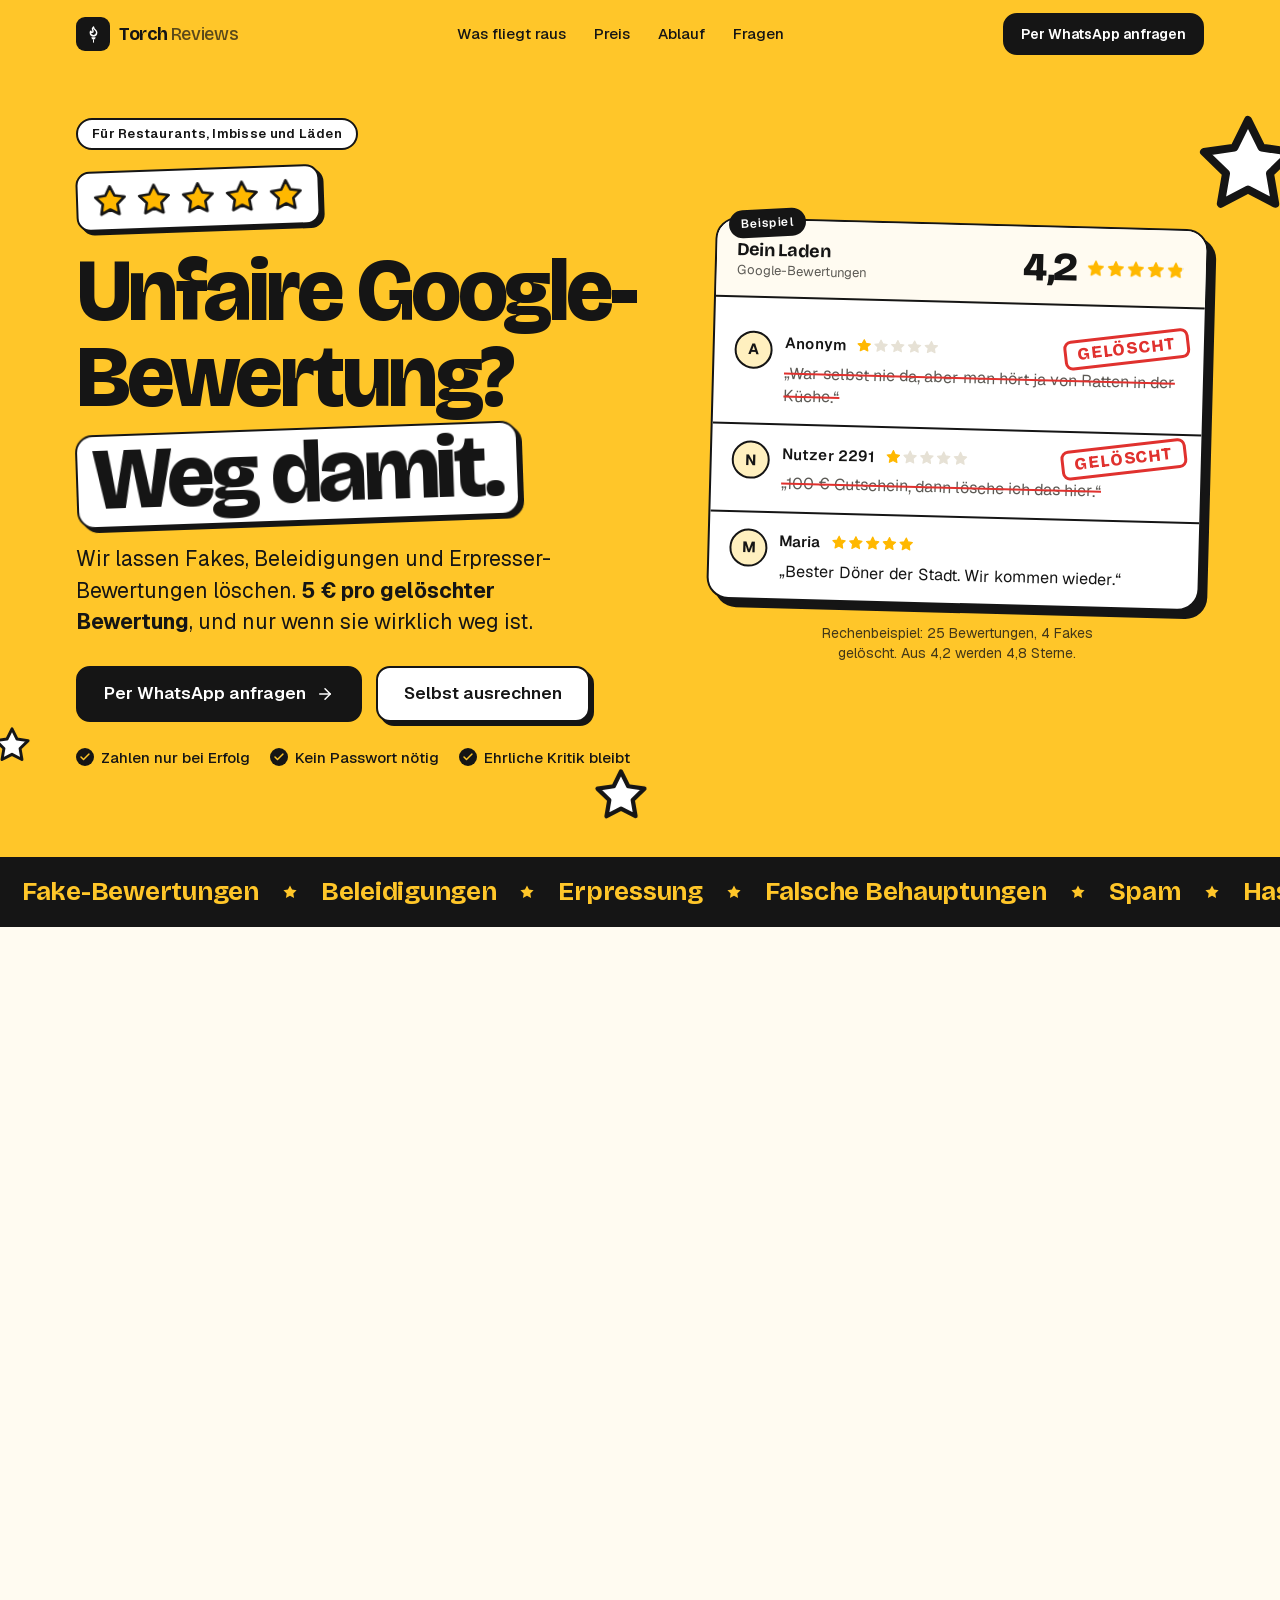
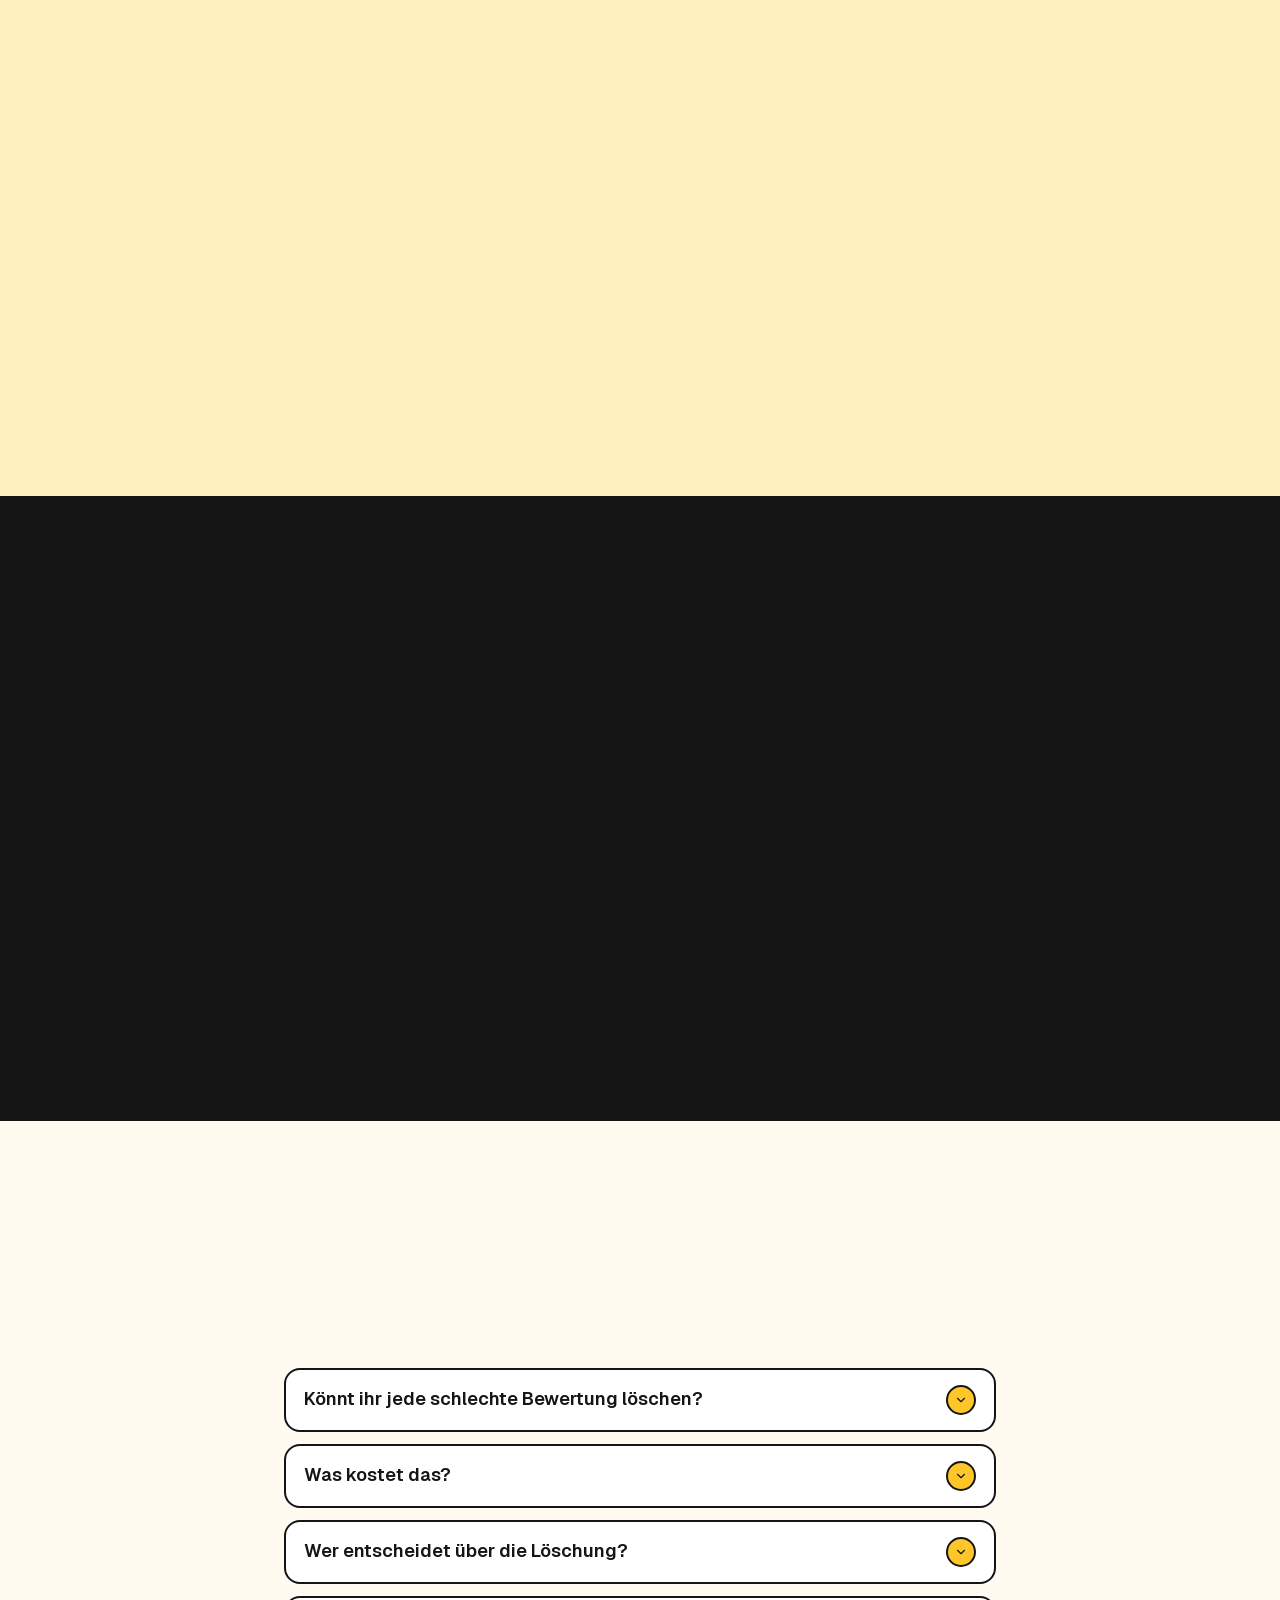
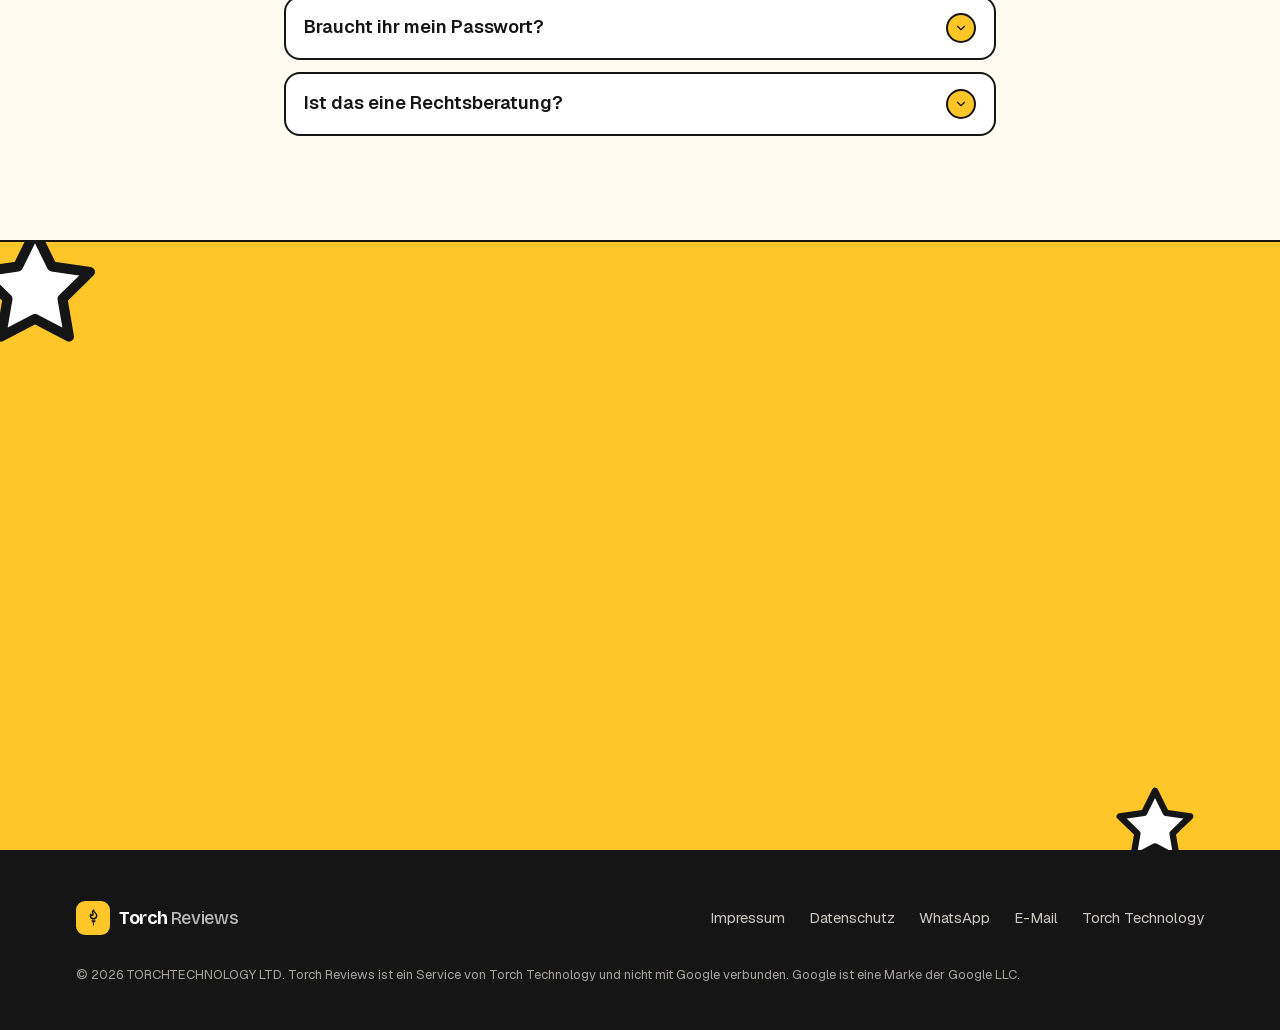
<file: index.html>
<!doctype html>
<html lang="de">
<head>
<meta charset="utf-8">
<meta name="viewport" content="width=device-width, initial-scale=1, viewport-fit=cover">
<meta http-equiv="Content-Security-Policy" content="default-src 'self'; img-src 'self' data:; style-src 'self'; script-src 'self'; font-src 'self'; connect-src 'none'; base-uri 'self'; form-action 'none'">
<meta name="referrer" content="strict-origin-when-cross-origin">
<title>Google-Bewertungen löschen lassen | Torch Reviews</title>
<meta name="description" content="Unfaire Google-Bewertung? Weg damit. Wir lassen Fakes, Beleidigungen und Erpresser-Bewertungen löschen. 5 € pro gelöschter Bewertung, nur bei Erfolg.">
<link rel="canonical" href="https://reviews.torchtechnology.de/">
<meta name="theme-color" content="#ffc629">
<link rel="icon" href="assets/favicon.svg" type="image/svg+xml">
<link rel="icon" href="assets/favicon-32.png" sizes="32x32" type="image/png">
<link rel="apple-touch-icon" href="assets/apple-touch-icon.png">
<meta property="og:type" content="website">
<meta property="og:locale" content="de_DE">
<meta property="og:site_name" content="Torch Reviews">
<meta property="og:title" content="Unfaire Google-Bewertung? Weg damit.">
<meta property="og:description" content="Wir lassen Fakes, Beleidigungen und Erpresser-Bewertungen löschen. 5 € pro gelöschter Bewertung, nur bei Erfolg.">
<meta property="og:url" content="https://reviews.torchtechnology.de/">
<meta property="og:image" content="https://reviews.torchtechnology.de/og.png">
<meta property="og:image:width" content="1200">
<meta property="og:image:height" content="630">
<meta name="twitter:card" content="summary_large_image">
<link rel="preload" href="assets/bricolage.woff2" as="font" type="font/woff2" crossorigin>
<link rel="preload" href="assets/geist.woff2" as="font" type="font/woff2" crossorigin>
<link rel="stylesheet" href="assets/site.css">
<script src="assets/site.js"></script>
<script type="application/ld+json">
{
  "@context": "https://schema.org",
  "@graph": [
    {
      "@type": "Organization",
      "@id": "https://torchtechnology.de/#org",
      "name": "Torch Technology",
      "legalName": "TORCHTECHNOLOGY LTD",
      "url": "https://torchtechnology.de",
      "email": "hello@torchtechnology.de"
    },
    {
      "@type": "Service",
      "name": "Torch Reviews",
      "serviceType": "Prüfung und Meldung unberechtigter Google-Bewertungen",
      "provider": { "@id": "https://torchtechnology.de/#org" },
      "areaServed": "DE",
      "url": "https://reviews.torchtechnology.de/",
      "offers": { "@type": "Offer", "price": "5.00", "priceCurrency": "EUR", "description": "pro gelöschter Bewertung, netto, nur bei Erfolg" }
    },
    {
      "@type": "FAQPage",
      "mainEntity": [
        { "@type": "Question", "name": "Könnt ihr jede schlechte Bewertung löschen?",
          "acceptedAnswer": { "@type": "Answer", "text": "Nein, und das kann niemand seriös versprechen. Ehrliche Meinungen sind erlaubt. Wir melden, was gegen Googles Richtlinien oder das Gesetz verstößt, und sagen dir vorher, wie die Aussichten sind." } },
        { "@type": "Question", "name": "Was kostet das?",
          "acceptedAnswer": { "@type": "Answer", "text": "5 € pro gelöschter Bewertung, netto. Wird nichts gelöscht, zahlst du nichts. Antworten und Pflege besprechen wir persönlich." } },
        { "@type": "Question", "name": "Wer entscheidet über die Löschung?",
          "acceptedAnswer": { "@type": "Answer", "text": "Google. Wir begründen jede Meldung sauber und fassen nach, wenn eine Entscheidung nicht passt." } },
        { "@type": "Question", "name": "Braucht ihr mein Passwort?",
          "acceptedAnswer": { "@type": "Answer", "text": "Nie. Für manche Meldungen fügst du uns als Manager deines Unternehmensprofils hinzu. Das kannst du jederzeit wieder entfernen." } },
        { "@type": "Question", "name": "Ist das eine Rechtsberatung?",
          "acceptedAnswer": { "@type": "Answer", "text": "Nein. Wir prüfen Bewertungen gegen Googles Richtlinien und übernehmen die Meldung. Geht es um rechtliche Schritte, sagen wir dir das offen, und du entscheidest, ob du eine Anwältin oder einen Anwalt einschaltest." } }
      ]
    }
  ]
}
</script>
</head>
<body class="has-bar">
<svg width="0" height="0" class="sr-only" aria-hidden="true" focusable="false">
  <symbol id="i-torch" viewBox="0 0 24 24" fill="none" stroke="currentColor" stroke-width="2" stroke-linecap="round" stroke-linejoin="round"><g transform="translate(4.32,-0.42) scale(0.64)"><path stroke-width="3.125" d="M8.5 14.5A2.5 2.5 0 0 0 11 12c0-1.38-.5-2-1-3-1.072-2.143-.224-4.054 2-6 .5 2.5 2 4.9 4 6.5 2 1.6 3 3.5 3 5.5a7 7 0 1 1-14 0c0-1.153.433-2.294 1-3a2.5 2.5 0 0 0 2.5 2.5z"/></g><path stroke-width="1.7" d="M9.9 15.85 L14.1 15.85"/><path stroke-width="1.7" d="M10.25 17.85 L13.75 17.85"/><path stroke-width="1.4" d="M12 19.3 L12 22.9"/></symbol>
  <symbol id="i-star" viewBox="0 0 24 24" fill="currentColor"><path d="M12 2.5l2.94 5.96 6.56.95-4.75 4.63 1.12 6.54L12 17.5l-5.87 3.08 1.12-6.54L2.5 9.41l6.56-.95z"/></symbol>
  <symbol id="i-check" viewBox="0 0 24 24" fill="none" stroke="currentColor" stroke-width="3" stroke-linecap="round" stroke-linejoin="round"><path d="M20 6 9 17l-5-5"/></symbol>
  <symbol id="i-arrow" viewBox="0 0 24 24" fill="none" stroke="currentColor" stroke-width="2" stroke-linecap="round" stroke-linejoin="round"><path d="M5 12h14"/><path d="m12 5 7 7-7 7"/></symbol>
  <symbol id="i-chevron" viewBox="0 0 24 24" fill="none" stroke="currentColor" stroke-width="2" stroke-linecap="round" stroke-linejoin="round"><path d="m6 9 6 6 6-6"/></symbol>
  <symbol id="i-userx" viewBox="0 0 24 24" fill="none" stroke="currentColor" stroke-width="2" stroke-linecap="round" stroke-linejoin="round"><path d="M16 21v-2a4 4 0 0 0-4-4H6a4 4 0 0 0-4 4v2"/><circle cx="9" cy="7" r="4"/><path d="m17 8 5 5"/><path d="m22 8-5 5"/></symbol>
  <symbol id="i-pin" viewBox="0 0 24 24" fill="none" stroke="currentColor" stroke-width="2" stroke-linecap="round" stroke-linejoin="round"><path d="M20 10c0 6-8 12-8 12s-8-6-8-12a8 8 0 0 1 16 0Z"/><circle cx="12" cy="10" r="3"/></symbol>
  <symbol id="i-alert" viewBox="0 0 24 24" fill="none" stroke="currentColor" stroke-width="2" stroke-linecap="round" stroke-linejoin="round"><circle cx="12" cy="12" r="10"/><path d="M12 8v4"/><path d="M12 16h.01"/></symbol>
  <symbol id="i-msgx" viewBox="0 0 24 24" fill="none" stroke="currentColor" stroke-width="2" stroke-linecap="round" stroke-linejoin="round"><path d="M21 15a2 2 0 0 1-2 2H7l-4 4V5a2 2 0 0 1 2-2h14a2 2 0 0 1 2 2z"/><path d="m14.5 7.5-5 5"/><path d="m9.5 7.5 5 5"/></symbol>
  <symbol id="i-warn" viewBox="0 0 24 24" fill="none" stroke="currentColor" stroke-width="2" stroke-linecap="round" stroke-linejoin="round"><path d="m21.73 18-8-14a2 2 0 0 0-3.48 0l-8 14A2 2 0 0 0 4 21h16a2 2 0 0 0 1.73-3"/><path d="M12 9v4"/><path d="M12 17h.01"/></symbol>
  <symbol id="i-ban" viewBox="0 0 24 24" fill="none" stroke="currentColor" stroke-width="2" stroke-linecap="round" stroke-linejoin="round"><circle cx="12" cy="12" r="10"/><path d="m4.9 4.9 14.2 14.2"/></symbol>
  <symbol id="i-camera" viewBox="0 0 24 24" fill="none" stroke="currentColor" stroke-width="2" stroke-linecap="round" stroke-linejoin="round"><path d="M14.5 4h-5L7 7H4a2 2 0 0 0-2 2v9a2 2 0 0 0 2 2h16a2 2 0 0 0 2-2V9a2 2 0 0 0-2-2h-3z"/><circle cx="12" cy="13" r="3"/></symbol>
  <symbol id="i-flag" viewBox="0 0 24 24" fill="none" stroke="currentColor" stroke-width="2" stroke-linecap="round" stroke-linejoin="round"><path d="M4 15s1-1 4-1 5 2 8 2 4-1 4-1V3s-1 1-4 1-5-2-8-2-4 1-4 1z"/><path d="M4 22v-7"/></symbol>
  <symbol id="i-file" viewBox="0 0 24 24" fill="none" stroke="currentColor" stroke-width="2" stroke-linecap="round" stroke-linejoin="round"><path d="M15 2H6a2 2 0 0 0-2 2v16a2 2 0 0 0 2 2h12a2 2 0 0 0 2-2V7Z"/><path d="M14 2v4a2 2 0 0 0 2 2h4"/><path d="M16 13H8"/><path d="M16 17H8"/><path d="M10 9H8"/></symbol>
  <symbol id="i-msg" viewBox="0 0 24 24" fill="none" stroke="currentColor" stroke-width="2" stroke-linecap="round" stroke-linejoin="round"><path d="M21 15a2 2 0 0 1-2 2H7l-4 4V5a2 2 0 0 1 2-2h14a2 2 0 0 1 2 2z"/></symbol>
  <symbol id="i-bell" viewBox="0 0 24 24" fill="none" stroke="currentColor" stroke-width="2" stroke-linecap="round" stroke-linejoin="round"><path d="M6 8a6 6 0 0 1 12 0c0 7 3 9 3 9H3s3-2 3-9"/><path d="M10.3 21a1.94 1.94 0 0 0 3.4 0"/></symbol>
  <symbol id="i-qr" viewBox="0 0 24 24" fill="none" stroke="currentColor" stroke-width="2" stroke-linecap="round" stroke-linejoin="round"><rect width="5" height="5" x="3" y="3" rx="1"/><rect width="5" height="5" x="16" y="3" rx="1"/><rect width="5" height="5" x="3" y="16" rx="1"/><path d="M21 16h-3a2 2 0 0 0-2 2v3"/><path d="M21 21v.01"/><path d="M12 7v3a2 2 0 0 1-2 2H7"/><path d="M3 12h.01"/><path d="M12 3h.01"/><path d="M12 16v.01"/><path d="M16 12h1"/><path d="M21 12v.01"/><path d="M12 21v-1"/></symbol>
  <symbol id="i-lock" viewBox="0 0 24 24" fill="none" stroke="currentColor" stroke-width="2" stroke-linecap="round" stroke-linejoin="round"><rect width="18" height="11" x="3" y="11" rx="2"/><path d="M7 11V7a5 5 0 0 1 10 0v4"/></symbol>
  <symbol id="i-heart" viewBox="0 0 24 24" fill="none" stroke="currentColor" stroke-width="2" stroke-linecap="round" stroke-linejoin="round"><path d="M19 14c1.49-1.46 3-3.21 3-5.5A5.5 5.5 0 0 0 16.5 3c-1.76 0-3 .5-4.5 2-1.5-1.5-2.74-2-4.5-2A5.5 5.5 0 0 0 2 8.5c0 2.3 1.5 4.05 3 5.5l7 7Z"/></symbol>
  <symbol id="i-stk" viewBox="0 0 24 24"><path d="M12 3.2l2.72 5.52 6.08.88-4.4 4.29 1.04 6.06L12 17.1l-5.44 2.85 1.04-6.06-4.4-4.29 6.08-.88z"/></symbol>
</svg>

<a class="skip" href="#inhalt">Zum Inhalt</a>

<header class="header">
  <div class="wrap">
    <a class="logo" href="./" aria-label="Torch Reviews, Startseite">
      <span class="logo-tile"><svg aria-hidden="true"><use href="#i-torch"/></svg></span>
      <span class="logo-word">Torch <span>Reviews</span></span>
    </a>
    <nav class="nav" aria-label="Seitenbereiche">
      <a href="#loeschen">Was fliegt raus</a>
      <a href="#preis">Preis</a>
      <a href="#ablauf">Ablauf</a>
      <a href="#fragen">Fragen</a>
    </nav>
    <a class="btn btn-ink" href="https://wa.me/35796613630?text=Hallo%2C%20ich%20m%C3%B6chte%20Google-Bewertungen%20pr%C3%BCfen%20lassen.%0A%0AMein%20Google-Profil%3A%20" rel="noopener"><span class="cta-long">Per WhatsApp anfragen</span><span class="cta-short">WhatsApp</span></a>
  </div>
</header>

<main id="inhalt">

  <section class="hero" aria-labelledby="hero-title">
    <span class="float f1" aria-hidden="true"><svg class="stk" aria-hidden="true"><use href="#i-stk"/></svg></span>
    <span class="float f2" aria-hidden="true"><svg class="stk" aria-hidden="true"><use href="#i-stk"/></svg></span>
    <span class="float f3" aria-hidden="true"><svg class="stk" aria-hidden="true"><use href="#i-stk"/></svg></span>
    <div class="wrap hero-grid">
      <div>
        <p class="tag">Für Restaurants, Imbisse und Läden</p>
        <div class="bigstars" role="img" aria-label="Fünf Sterne"><svg class="stk" aria-hidden="true"><use href="#i-stk"/></svg><svg class="stk" aria-hidden="true"><use href="#i-stk"/></svg><svg class="stk" aria-hidden="true"><use href="#i-stk"/></svg><svg class="stk" aria-hidden="true"><use href="#i-stk"/></svg><svg class="stk" aria-hidden="true"><use href="#i-stk"/></svg></div>
        <h1 id="hero-title">Unfaire Google-Bewertung? <span class="hl">Weg damit.</span></h1>
        <p class="lead">Wir lassen Fakes, Beleidigungen und Erpresser-Bewertungen löschen. <strong>5 € pro gelöschter Bewertung</strong>, und nur wenn sie wirklich weg ist.</p>
        <div class="hero-ctas">
          <a class="btn btn-ink" href="https://wa.me/35796613630?text=Hallo%2C%20ich%20m%C3%B6chte%20Google-Bewertungen%20pr%C3%BCfen%20lassen.%0A%0AMein%20Google-Profil%3A%20" rel="noopener">Per WhatsApp anfragen<svg aria-hidden="true"><use href="#i-arrow"/></svg></a>
          <a class="btn btn-white" href="#preis">Selbst ausrechnen</a>
        </div>
        <ul class="trust">
          <li><svg aria-hidden="true"><use href="#i-check"/></svg>Zahlen nur bei Erfolg</li>
          <li><svg aria-hidden="true"><use href="#i-check"/></svg>Kein Passwort nötig</li>
          <li><svg aria-hidden="true"><use href="#i-check"/></svg>Ehrliche Kritik bleibt</li>
        </ul>
      </div>

      <figure class="mock" aria-label="Beispiel: Zwei unfaire Bewertungen werden gelöscht, die Wertung steigt von 4,2 auf 4,8 Sterne">
        <figcaption class="mock-label">Beispiel</figcaption>
        <div class="profile">
          <div class="profile-head">
            <div><strong>Dein Laden</strong><small>Google-Bewertungen</small></div>
            <div class="score" aria-hidden="true">
              <span class="score-num" data-from="4.2" data-to="4.8">4,8</span>
              <span class="stars meter"></span>
            </div>
          </div>
          <ul class="plain">
            <li class="rev bad d1">
              <span class="avatar" aria-hidden="true">A</span>
              <div class="rev-body">
                <div class="rev-top"><strong>Anonym</strong><span class="stars r1" role="img" aria-label="1 von 5 Sternen"></span></div>
                <p class="quote">„War selbst nie da, aber man hört ja von Ratten in der Küche.“</p>
              </div>
              <span class="stamp">Gelöscht</span>
            </li>
            <li class="rev bad d2">
              <span class="avatar" aria-hidden="true">N</span>
              <div class="rev-body">
                <div class="rev-top"><strong>Nutzer 2291</strong><span class="stars r1" role="img" aria-label="1 von 5 Sternen"></span></div>
                <p class="quote">„100 € Gutschein, dann lösche ich das hier.“</p>
              </div>
              <span class="stamp">Gelöscht</span>
            </li>
            <li class="rev">
              <span class="avatar" aria-hidden="true">M</span>
              <div class="rev-body">
                <div class="rev-top"><strong>Maria</strong><span class="stars r5" role="img" aria-label="5 von 5 Sternen"></span></div>
                <p class="quote">„Bester Döner der Stadt. Wir kommen wieder.“</p>
              </div>
            </li>
          </ul>
        </div>
        <p class="mock-foot">Rechenbeispiel: 25 Bewertungen, 4 Fakes gelöscht. Aus 4,2 werden 4,8 Sterne.</p>
      </figure>
    </div>
  </section>

  <div class="ticker" aria-hidden="true"><div class="ticker-track"><div class="ticker-set"><span>Fake-Bewertungen<svg><use href="#i-stk"/></svg></span><span>Beleidigungen<svg><use href="#i-stk"/></svg></span><span>Erpressung<svg><use href="#i-stk"/></svg></span><span>Falsche Behauptungen<svg><use href="#i-stk"/></svg></span><span>Spam<svg><use href="#i-stk"/></svg></span><span>Hass und Hetze<svg><use href="#i-stk"/></svg></span><span>Nie da gewesen<svg><use href="#i-stk"/></svg></span></div><div class="ticker-set"><span>Fake-Bewertungen<svg><use href="#i-stk"/></svg></span><span>Beleidigungen<svg><use href="#i-stk"/></svg></span><span>Erpressung<svg><use href="#i-stk"/></svg></span><span>Falsche Behauptungen<svg><use href="#i-stk"/></svg></span><span>Spam<svg><use href="#i-stk"/></svg></span><span>Hass und Hetze<svg><use href="#i-stk"/></svg></span><span>Nie da gewesen<svg><use href="#i-stk"/></svg></span></div><div class="ticker-set"><span>Fake-Bewertungen<svg><use href="#i-stk"/></svg></span><span>Beleidigungen<svg><use href="#i-stk"/></svg></span><span>Erpressung<svg><use href="#i-stk"/></svg></span><span>Falsche Behauptungen<svg><use href="#i-stk"/></svg></span><span>Spam<svg><use href="#i-stk"/></svg></span><span>Hass und Hetze<svg><use href="#i-stk"/></svg></span><span>Nie da gewesen<svg><use href="#i-stk"/></svg></span></div><div class="ticker-set"><span>Fake-Bewertungen<svg><use href="#i-stk"/></svg></span><span>Beleidigungen<svg><use href="#i-stk"/></svg></span><span>Erpressung<svg><use href="#i-stk"/></svg></span><span>Falsche Behauptungen<svg><use href="#i-stk"/></svg></span><span>Spam<svg><use href="#i-stk"/></svg></span><span>Hass und Hetze<svg><use href="#i-stk"/></svg></span><span>Nie da gewesen<svg><use href="#i-stk"/></svg></span></div></div></div>

  <section class="section" id="loeschen" aria-labelledby="loeschen-title">
    <div class="wrap">
      <div class="center reveal">
        <p class="tag sun">Das lassen wir löschen</p>
        <h2 id="loeschen-title">Das fliegt raus.</h2>
        <p class="sub">Alles, was gegen Googles Richtlinien verstößt. Zum Beispiel:</p>
      </div>
      <ul class="grid grid-3 swipe ex-grid plain reveal" role="list">
        <li><div class="ex"><div class="ex-top"><span class="chip">Konkurrenz</span><span class="stars r1" role="img" aria-label="1 von 5 Sternen"></span></div><p class="quote">„Geht lieber zu Luigi nebenan, da ist alles besser.“</p></div></li>
        <li><div class="ex"><div class="ex-top"><span class="chip">Nie da gewesen</span><span class="stars r1" role="img" aria-label="1 von 5 Sternen"></span></div><p class="quote">„War selbst nie dort, aber man hört ja so einiges.“</p></div></li>
        <li><div class="ex"><div class="ex-top"><span class="chip">Falsche Behauptung</span><span class="stars r1" role="img" aria-label="1 von 5 Sternen"></span></div><p class="quote">„In der Küche laufen Ratten herum.“</p></div></li>
        <li><div class="ex"><div class="ex-top"><span class="chip">Beleidigung</span><span class="stars r1" role="img" aria-label="1 von 5 Sternen"></span></div><p class="quote">„Die Bedienung ist dumm wie Brot.“</p></div></li>
        <li><div class="ex"><div class="ex-top"><span class="chip">Erpressung</span><span class="stars r1" role="img" aria-label="1 von 5 Sternen"></span></div><p class="quote">„100 € Gutschein, dann lösche ich das hier.“</p></div></li>
        <li><div class="ex"><div class="ex-top"><span class="chip">Spam</span><span class="stars r1" role="img" aria-label="1 von 5 Sternen"></span></div><p class="quote">„Schnell Geld verdienen? Schreib mir auf Telegram.“</p></div></li>
      </ul>
      <div class="dots" aria-hidden="true"></div>
      <p class="after-grid reveal"><strong>Ehrliche Kritik bleibt stehen.</strong> Darauf antworten wir für dich.</p>
    </div>
  </section>

  <section class="section sun" id="preis" aria-labelledby="preis-title">
    <div class="wrap price-grid">
      <div class="reveal">
        <p class="tag">Preis</p>
        <h2 id="preis-title">Du zahlst nur bei Erfolg.</h2>
        <div class="price-row">
          <div class="burst"><b>5 €</b></div>
          <div>
            <p class="price-unit">pro gelöschter Bewertung</p>
            <p class="price-note">Netto, zzgl. USt.</p>
          </div>
        </div>
        <ul class="ticks">
          <li><svg aria-hidden="true"><use href="#i-check"/></svg>Keine Löschung, keine Kosten</li>
          <li><svg aria-hidden="true"><use href="#i-check"/></svg>Keine Grundgebühr, kein Abo</li>
          <li><svg aria-hidden="true"><use href="#i-check"/></svg>Ehrliche Einschätzung vorab</li>
        </ul>
      </div>
      <div class="calc reveal">
        <h3>Rechne selbst</h3>
        <p class="calc-hint">Was bringt es, wenn die unfairen Bewertungen weg sind?</p>
        <div class="calc-inputs" hidden>
          <div class="field"><label for="c-avg">Deine Wertung heute <output id="o-avg" for="c-avg">4,2</output></label><input type="range" id="c-avg" min="10" max="50" step="1" value="42"></div>
          <div class="field"><label for="c-n">Bewertungen insgesamt <output id="o-n" for="c-n">25</output></label><input type="range" id="c-n" min="5" max="200" step="1" value="25"></div>
          <div class="field"><label for="c-k">Davon unfaire 1-Sterne <output id="o-k" for="c-k">4</output></label><input type="range" id="c-k" min="0" max="5" step="1" value="4"></div>
        </div>
        <div class="result" aria-live="polite">
          <div class="win"><small>Deine neue Wertung</small><b id="r-new">4,8</b><span class="stars" id="r-stars"></span><em id="r-gain">+0,6 Sterne</em></div>
          <div><small>Das kostet es</small><b id="r-cost">20 €</b><em id="r-note">für 4 gelöschte Bewertungen</em></div>
        </div>
        <p class="calc-note">Rechenbeispiel für den Fall, dass alle gemeldeten Bewertungen gelöscht werden. Ob eine Bewertung fällt, entscheidet Google.</p>
      </div>
    </div>
  </section>

  <section class="section" id="ablauf" aria-labelledby="ablauf-title">
    <div class="wrap">
      <div class="center reveal">
        <p class="tag sun">Ablauf</p>
        <h2 id="ablauf-title">So einfach geht's.</h2>
      </div>
      <ol class="steps plain reveal">
        <li class="step"><span class="num" aria-hidden="true">1</span><h3>Link schicken</h3><p>Per WhatsApp oder Mail: dein Google-Profil und die Bewertungen, die dich stören.</p></li>
        <li class="step"><span class="num" aria-hidden="true">2</span><h3>Wir prüfen</h3><p>Du hörst ehrlich, was Aussicht hat und was nicht.</p></li>
        <li class="step"><span class="num" aria-hidden="true">3</span><h3>Wir melden</h3><p>Und bleiben dran, bis Google entschieden hat.</p></li>
      </ol>
      <p class="after-grid reveal"><strong>Dein Passwort brauchen wir nie.</strong></p>
    </div>
  </section>

  <section class="section soft" id="pflege" aria-labelledby="pflege-title">
    <div class="wrap split">
      <div class="reveal">
        <p class="tag">Bewertungen pflegen</p>
        <h2 id="pflege-title">Mehr echte Sterne.</h2>
        <p class="sub">Gute Antworten und mehr Stimmen zufriedener Gäste.</p>
        <ul class="feats">
          <li><span class="icon"><svg aria-hidden="true"><use href="#i-msg"/></svg></span><div><h3>Antworten</h3><p>Wir schreiben vor, du gibst frei.</p></div></li>
          <li><span class="icon"><svg aria-hidden="true"><use href="#i-bell"/></svg></span><div><h3>Alles im Blick</h3><p>Du erfährst früh, wenn etwas Unfaires auftaucht.</p></div></li>
          <li><span class="icon"><svg aria-hidden="true"><use href="#i-qr"/></svg></span><div><h3>QR-Karten</h3><p>Für Tisch und Theke. Ohne Gegenleistung, wie Google es verlangt.</p></div></li>
        </ul>
      </div>
      <figure class="mock reveal" aria-label="Beispiel: Antwort auf eine Fünf-Sterne-Bewertung">
        <figcaption class="mock-label">Beispiel</figcaption>
        <div class="profile">
          <ul class="plain">
            <li class="rev">
              <span class="avatar" aria-hidden="true">M</span>
              <div class="rev-body">
                <div class="rev-top"><strong>Maria</strong><span class="stars r5" role="img" aria-label="5 von 5 Sternen"></span></div>
                <p class="quote">„Bester Döner der Stadt. Wir kommen wieder.“</p>
                <div class="reply"><strong>Antwort vom Inhaber</strong>Danke, Maria! Das geben wir ans Team weiter. Bis bald.</div>
              </div>
            </li>
            <li class="rev">
              <span class="avatar" aria-hidden="true">T</span>
              <div class="rev-body">
                <div class="rev-top"><strong>Tom</strong><span class="stars r5" role="img" aria-label="5 von 5 Sternen"></span></div>
                <p class="quote">„Schnell, freundlich, lecker.“</p>
              </div>
            </li>
          </ul>
        </div>
      </figure>
    </div>
  </section>

  <section class="section dark" id="hass" aria-labelledby="hass-title">
    <div class="wrap">
      <div class="center reveal">
        <p class="tag sun">Gegen Hass und Hetze</p>
        <h2 id="hass-title">Das musst du nicht aushalten.</h2>
        <p class="sub">Rassistische Kommentare, Drohungen, Shitstorm. Wir nehmen dir die Arbeit ab.</p>
      </div>
      <ul class="grid grid-3 plain reveal" role="list">
        <li><div class="card"><span class="icon"><svg aria-hidden="true"><use href="#i-camera"/></svg></span><h3>Beweise sichern</h3><p>Screenshot, Link und Datum, bevor etwas verschwindet.</p></div></li>
        <li><div class="card"><span class="icon"><svg aria-hidden="true"><use href="#i-flag"/></svg></span><h3>Überall melden</h3><p>Bei Google und auf den anderen Plattformen.</p></div></li>
        <li><div class="card"><span class="icon"><svg aria-hidden="true"><use href="#i-file"/></svg></span><h3>Anzeige vorbereiten</h3><p>Unterlagen für Polizei oder Anwalt.</p></div></li>
      </ul>
    </div>
  </section>

  <section class="section" id="fragen" aria-labelledby="fragen-title">
    <div class="wrap narrow">
      <div class="center reveal">
        <p class="tag sun">Fragen</p>
        <h2 id="fragen-title">Gut zu wissen.</h2>
      </div>
      <div class="faq">
        <details>
          <summary>Könnt ihr jede schlechte Bewertung löschen?<svg aria-hidden="true"><use href="#i-chevron"/></svg></summary>
          <p>Nein, und das kann niemand seriös versprechen. Ehrliche Meinungen sind erlaubt. Wir melden, was gegen Googles Richtlinien oder das Gesetz verstößt, und sagen dir vorher, wie die Aussichten sind.</p>
        </details>
        <details>
          <summary>Was kostet das?<svg aria-hidden="true"><use href="#i-chevron"/></svg></summary>
          <p>5 € pro gelöschter Bewertung, netto. Wird nichts gelöscht, zahlst du nichts. Antworten und Pflege besprechen wir persönlich.</p>
        </details>
        <details>
          <summary>Wer entscheidet über die Löschung?<svg aria-hidden="true"><use href="#i-chevron"/></svg></summary>
          <p>Google. Wir begründen jede Meldung sauber und fassen nach, wenn eine Entscheidung nicht passt.</p>
        </details>
        <details>
          <summary>Braucht ihr mein Passwort?<svg aria-hidden="true"><use href="#i-chevron"/></svg></summary>
          <p>Nie. Für manche Meldungen fügst du uns als Manager deines Unternehmensprofils hinzu. Das kannst du jederzeit wieder entfernen.</p>
        </details>
        <details>
          <summary>Ist das eine Rechtsberatung?<svg aria-hidden="true"><use href="#i-chevron"/></svg></summary>
          <p>Nein. Wir prüfen Bewertungen gegen Googles Richtlinien und übernehmen die Meldung. Geht es um rechtliche Schritte, sagen wir dir das offen, und du entscheidest, ob du eine Anwältin oder einen Anwalt einschaltest.</p>
        </details>
      </div>
    </div>
  </section>

  <section class="final" aria-labelledby="final-title">
    <span class="float f4" aria-hidden="true"><svg class="stk" aria-hidden="true"><use href="#i-stk"/></svg></span>
    <span class="float f5" aria-hidden="true"><svg class="stk" aria-hidden="true"><use href="#i-stk"/></svg></span>
    <div class="wrap reveal">
      <div class="bigstars" role="img" aria-label="Fünf Sterne"><svg class="stk" aria-hidden="true"><use href="#i-stk"/></svg><svg class="stk" aria-hidden="true"><use href="#i-stk"/></svg><svg class="stk" aria-hidden="true"><use href="#i-stk"/></svg><svg class="stk" aria-hidden="true"><use href="#i-stk"/></svg><svg class="stk" aria-hidden="true"><use href="#i-stk"/></svg></div>
      <h2 id="final-title">Welche Bewertung nervt dich?</h2>
      <p class="sub">Schick uns den Link per WhatsApp. Du zahlst nur, wenn sie weg ist.</p>
      <a class="btn btn-ink" href="https://wa.me/35796613630?text=Hallo%2C%20ich%20m%C3%B6chte%20Google-Bewertungen%20pr%C3%BCfen%20lassen.%0A%0AMein%20Google-Profil%3A%20" rel="noopener">Per WhatsApp anfragen<svg aria-hidden="true"><use href="#i-arrow"/></svg></a>
      <p class="final-note">Oder per Mail an <a href="mailto:hello@torchtechnology.de?subject=Bewertung%20pr%C3%BCfen%20lassen&amp;body=Hallo%20Torch-Team%2C%0D%0A%0D%0ALink%20zu%20meinem%20Google-Profil%3A%0D%0A%0D%0ADiese%20Bewertung%28en%29%20st%C3%B6ren%20mich%3A%0D%0A%0D%0ATelefon%20f%C3%BCr%20R%C3%BCckfragen%20%28optional%29%3A%0D%0A%0D%0AViele%20Gr%C3%BC%C3%9Fe">hello@torchtechnology.de</a></p>
    </div>
  </section>

</main>

<footer class="footer">
  <div class="wrap">
    <div class="footer-top">
      <a class="logo" href="./" aria-label="Torch Reviews, Startseite">
        <span class="logo-tile"><svg aria-hidden="true"><use href="#i-torch"/></svg></span>
        <span class="logo-word">Torch <span>Reviews</span></span>
      </a>
      <nav aria-label="Rechtliches">
        <a href="impressum">Impressum</a>
        <a href="datenschutz">Datenschutz</a>
        <a href="https://wa.me/35796613630?text=Hallo%2C%20ich%20m%C3%B6chte%20Google-Bewertungen%20pr%C3%BCfen%20lassen.%0A%0AMein%20Google-Profil%3A%20" rel="noopener">WhatsApp</a>
        <a href="mailto:hello@torchtechnology.de">E-Mail</a>
        <a href="https://torchtechnology.de">Torch Technology</a>
      </nav>
    </div>
    <p class="footer-legal">© 2026 TORCHTECHNOLOGY LTD. Torch Reviews ist ein Service von Torch Technology und nicht mit Google verbunden. Google ist eine Marke der Google LLC.</p>
  </div>
</footer>
<div class="bar" aria-label="Schnellkontakt">
  <p><strong>5 € pro Löschung</strong>Nur bei Erfolg</p>
  <a class="btn" href="https://wa.me/35796613630?text=Hallo%2C%20ich%20m%C3%B6chte%20Google-Bewertungen%20pr%C3%BCfen%20lassen.%0A%0AMein%20Google-Profil%3A%20" rel="noopener">WhatsApp<svg aria-hidden="true"><use href="#i-arrow"/></svg></a>
</div>
</body>
</html>
</file>
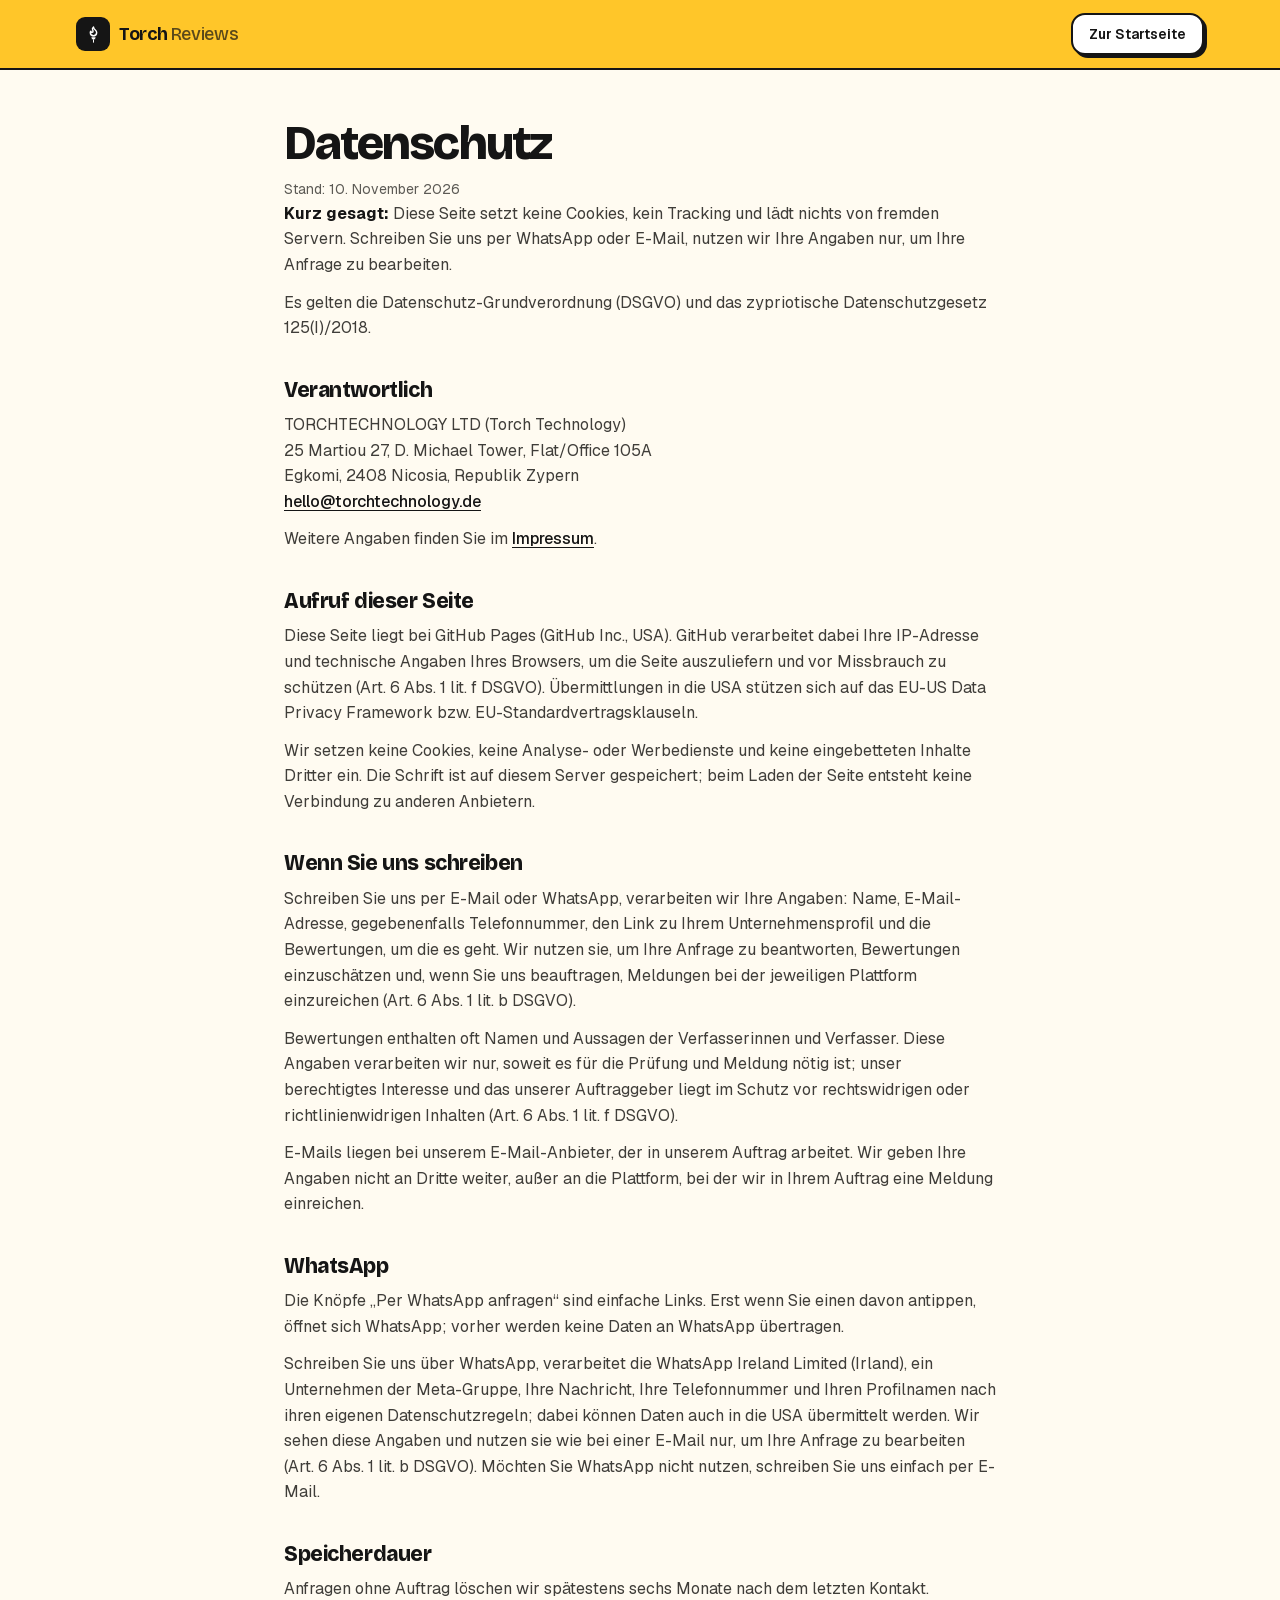
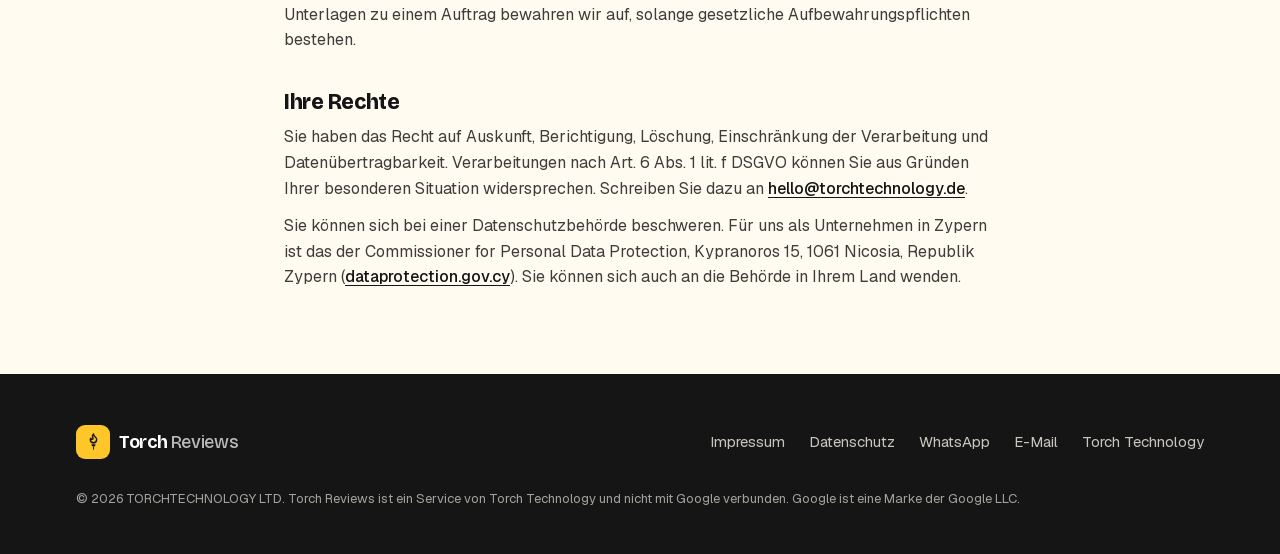
<file: datenschutz.html>
<!doctype html>
<html lang="de">
<head>
<meta charset="utf-8">
<meta name="viewport" content="width=device-width, initial-scale=1, viewport-fit=cover">
<meta http-equiv="Content-Security-Policy" content="default-src 'self'; img-src 'self' data:; style-src 'self'; script-src 'self'; font-src 'self'; connect-src 'none'; base-uri 'self'; form-action 'none'">
<meta name="referrer" content="strict-origin-when-cross-origin">
<title>Datenschutz | Torch Reviews</title>
<meta name="description" content="Wie Torch Reviews mit Daten umgeht: keine Cookies, kein Tracking, Anfragen nur zur Bearbeitung.">
<link rel="canonical" href="https://reviews.torchtechnology.de/datenschutz">
<meta name="theme-color" content="#ffc629">
<link rel="icon" href="/assets/favicon.svg" type="image/svg+xml">
<link rel="icon" href="/assets/favicon-32.png" sizes="32x32" type="image/png">
<link rel="apple-touch-icon" href="/assets/apple-touch-icon.png">
<link rel="preload" href="/assets/geist.woff2" as="font" type="font/woff2" crossorigin>
<link rel="stylesheet" href="/assets/site.css">
</head>
<body>
<svg width="0" height="0" class="sr-only" aria-hidden="true" focusable="false">
  <symbol id="i-torch" viewBox="0 0 24 24" fill="none" stroke="currentColor" stroke-width="2" stroke-linecap="round" stroke-linejoin="round"><g transform="translate(4.32,-0.42) scale(0.64)"><path stroke-width="3.125" d="M8.5 14.5A2.5 2.5 0 0 0 11 12c0-1.38-.5-2-1-3-1.072-2.143-.224-4.054 2-6 .5 2.5 2 4.9 4 6.5 2 1.6 3 3.5 3 5.5a7 7 0 1 1-14 0c0-1.153.433-2.294 1-3a2.5 2.5 0 0 0 2.5 2.5z"/></g><path stroke-width="1.7" d="M9.9 15.85 L14.1 15.85"/><path stroke-width="1.7" d="M10.25 17.85 L13.75 17.85"/><path stroke-width="1.4" d="M12 19.3 L12 22.9"/></symbol>
</svg>
<a class="skip" href="#inhalt">Zum Inhalt</a>
<header class="header is-stuck">
  <div class="wrap">
    <a class="logo" href="/" aria-label="Torch Reviews, Startseite">
      <span class="logo-tile"><svg aria-hidden="true"><use href="#i-torch"/></svg></span>
      <span class="logo-word">Torch <span>Reviews</span></span>
    </a>
    <a class="btn btn-ghost" href="/">Zur Startseite</a>
  </div>
</header>
<main id="inhalt">
<div class="wrap narrow legal">
  <h1>Datenschutz</h1>
  <p class="stand">Stand: 10. November 2026</p>
  <p><strong>Kurz gesagt:</strong> Diese Seite setzt keine Cookies, kein Tracking und lädt nichts von fremden Servern. Schreiben Sie uns per WhatsApp oder E-Mail, nutzen wir Ihre Angaben nur, um Ihre Anfrage zu bearbeiten.</p>
  <p>Es gelten die Datenschutz-Grundverordnung (DSGVO) und das zypriotische Datenschutzgesetz 125(I)/2018.</p>

  <h2>Verantwortlich</h2>
  <p>TORCHTECHNOLOGY LTD (Torch Technology)<br>25 Martiou 27, D. Michael Tower, Flat/Office&nbsp;105A<br>Egkomi, 2408 Nicosia, Republik Zypern<br><a href="mailto:hello@torchtechnology.de">hello@torchtechnology.de</a></p>
  <p>Weitere Angaben finden Sie im <a href="/impressum">Impressum</a>.</p>

  <h2>Aufruf dieser Seite</h2>
  <p>Diese Seite liegt bei GitHub Pages (GitHub Inc., USA). GitHub verarbeitet dabei Ihre IP-Adresse und technische Angaben Ihres Browsers, um die Seite auszuliefern und vor Missbrauch zu schützen (Art. 6 Abs. 1 lit. f DSGVO). Übermittlungen in die USA stützen sich auf das EU-US Data Privacy Framework bzw. EU-Standardvertragsklauseln.</p>
  <p>Wir setzen keine Cookies, keine Analyse- oder Werbedienste und keine eingebetteten Inhalte Dritter ein. Die Schrift ist auf diesem Server gespeichert; beim Laden der Seite entsteht keine Verbindung zu anderen Anbietern.</p>

  <h2>Wenn Sie uns schreiben</h2>
  <p>Schreiben Sie uns per E-Mail oder WhatsApp, verarbeiten wir Ihre Angaben: Name, E-Mail-Adresse, gegebenenfalls Telefonnummer, den Link zu Ihrem Unternehmensprofil und die Bewertungen, um die es geht. Wir nutzen sie, um Ihre Anfrage zu beantworten, Bewertungen einzuschätzen und, wenn Sie uns beauftragen, Meldungen bei der jeweiligen Plattform einzureichen (Art. 6 Abs. 1 lit. b DSGVO).</p>
  <p>Bewertungen enthalten oft Namen und Aussagen der Verfasserinnen und Verfasser. Diese Angaben verarbeiten wir nur, soweit es für die Prüfung und Meldung nötig ist; unser berechtigtes Interesse und das unserer Auftraggeber liegt im Schutz vor rechtswidrigen oder richtlinienwidrigen Inhalten (Art. 6 Abs. 1 lit. f DSGVO).</p>
  <p>E-Mails liegen bei unserem E-Mail-Anbieter, der in unserem Auftrag arbeitet. Wir geben Ihre Angaben nicht an Dritte weiter, außer an die Plattform, bei der wir in Ihrem Auftrag eine Meldung einreichen.</p>

  <h2>WhatsApp</h2>
  <p>Die Knöpfe „Per WhatsApp anfragen“ sind einfache Links. Erst wenn Sie einen davon antippen, öffnet sich WhatsApp; vorher werden keine Daten an WhatsApp übertragen.</p>
  <p>Schreiben Sie uns über WhatsApp, verarbeitet die WhatsApp Ireland Limited (Irland), ein Unternehmen der Meta-Gruppe, Ihre Nachricht, Ihre Telefonnummer und Ihren Profilnamen nach ihren eigenen Datenschutzregeln; dabei können Daten auch in die USA übermittelt werden. Wir sehen diese Angaben und nutzen sie wie bei einer E-Mail nur, um Ihre Anfrage zu bearbeiten (Art. 6 Abs. 1 lit. b DSGVO). Möchten Sie WhatsApp nicht nutzen, schreiben Sie uns einfach per E-Mail.</p>

  <h2>Speicherdauer</h2>
  <p>Anfragen ohne Auftrag löschen wir spätestens sechs Monate nach dem letzten Kontakt. Unterlagen zu einem Auftrag bewahren wir auf, solange gesetzliche Aufbewahrungspflichten bestehen.</p>

  <h2>Ihre Rechte</h2>
  <p>Sie haben das Recht auf Auskunft, Berichtigung, Löschung, Einschränkung der Verarbeitung und Datenübertragbarkeit. Verarbeitungen nach Art. 6 Abs. 1 lit. f DSGVO können Sie aus Gründen Ihrer besonderen Situation widersprechen. Schreiben Sie dazu an <a href="mailto:hello@torchtechnology.de">hello@torchtechnology.de</a>.</p>
  <p>Sie können sich bei einer Datenschutzbehörde beschweren. Für uns als Unternehmen in Zypern ist das der Commissioner for Personal Data Protection, Kypranoros 15, 1061 Nicosia, Republik Zypern (<a href="https://www.dataprotection.gov.cy">dataprotection.gov.cy</a>). Sie können sich auch an die Behörde in Ihrem Land wenden.</p>
</div>
</main>
<footer class="footer">
  <div class="wrap">
    <div class="footer-top">
      <a class="logo" href="/" aria-label="Torch Reviews, Startseite">
        <span class="logo-tile"><svg aria-hidden="true"><use href="#i-torch"/></svg></span>
        <span class="logo-word">Torch <span>Reviews</span></span>
      </a>
      <nav aria-label="Rechtliches">
        <a href="/impressum">Impressum</a>
        <a href="/datenschutz" aria-current="page">Datenschutz</a>
        <a href="https://wa.me/35796613630?text=Hallo%2C%20ich%20m%C3%B6chte%20Google-Bewertungen%20pr%C3%BCfen%20lassen.%0A%0AMein%20Google-Profil%3A%20" rel="noopener">WhatsApp</a>
        <a href="mailto:hello@torchtechnology.de">E-Mail</a>
        <a href="https://torchtechnology.de">Torch Technology</a>
      </nav>
    </div>
    <p class="footer-legal">© 2026 TORCHTECHNOLOGY LTD. Torch Reviews ist ein Service von Torch Technology und nicht mit Google verbunden. Google ist eine Marke der Google LLC.</p>
  </div>
</footer>
</body>
</html>
</file>
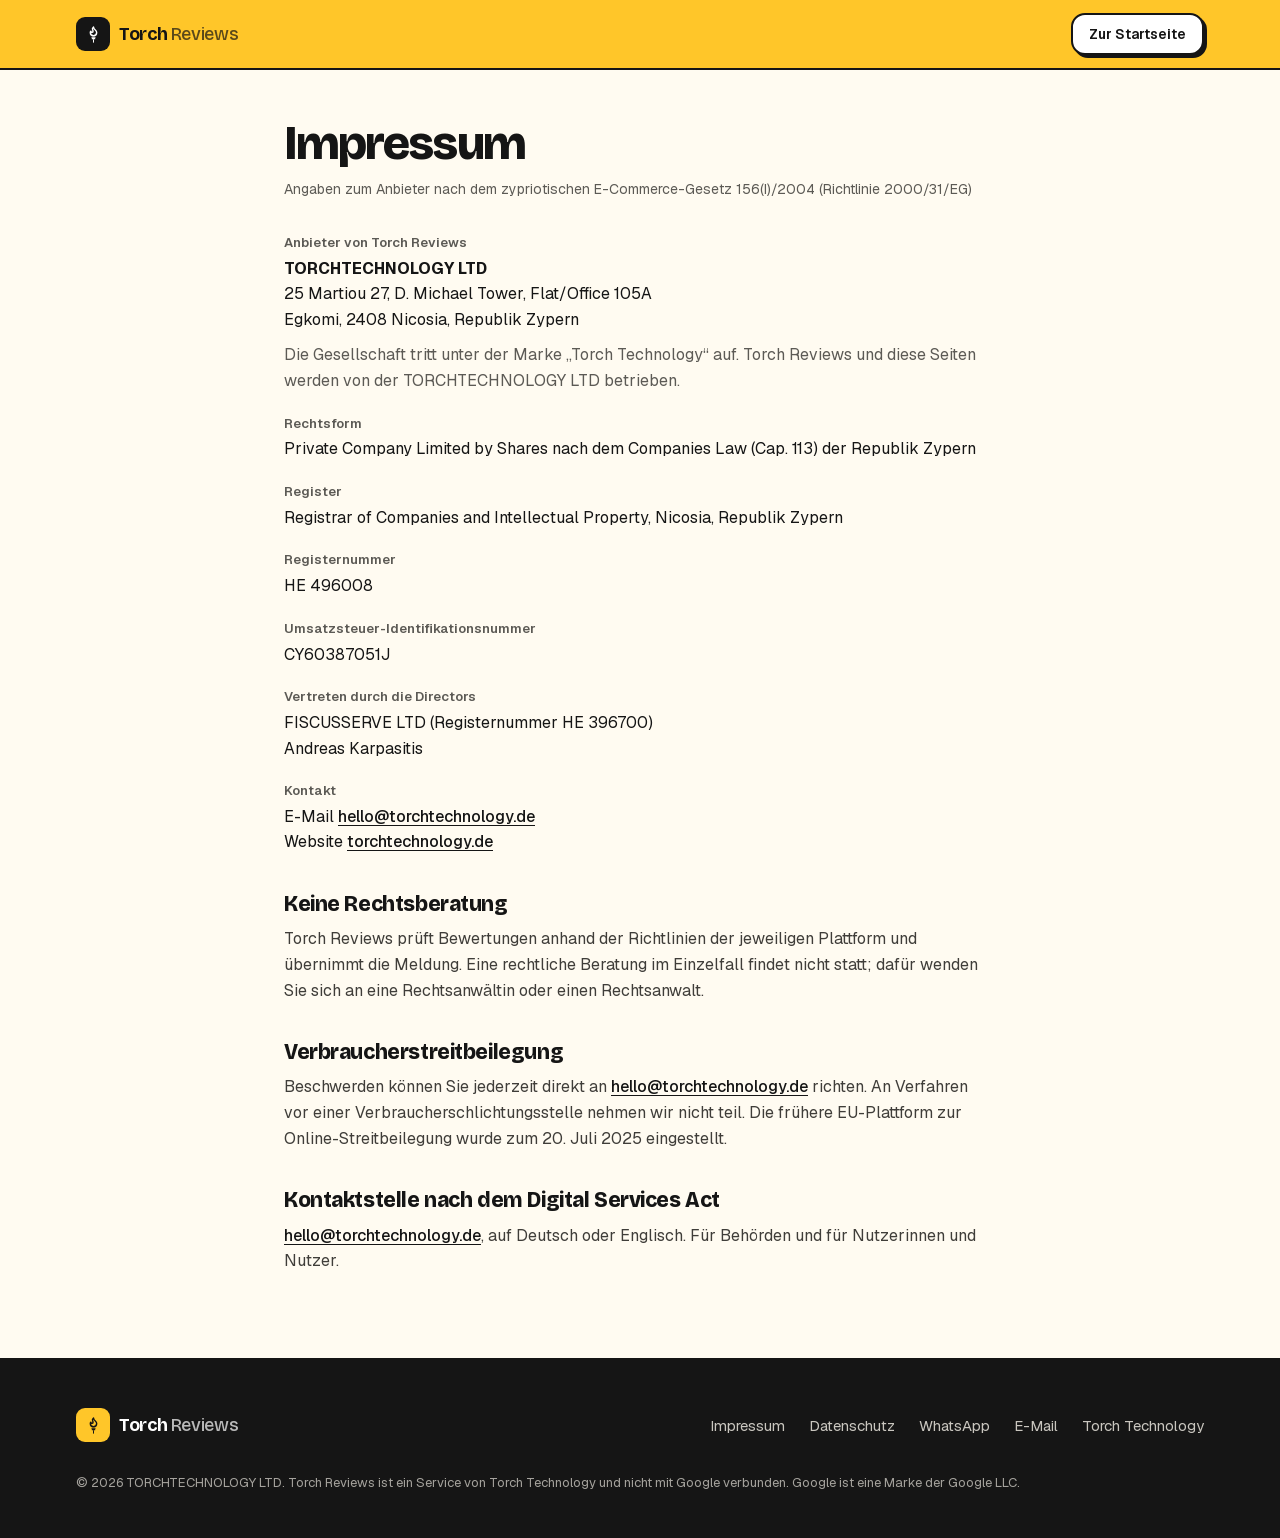
<file: impressum.html>
<!doctype html>
<html lang="de">
<head>
<meta charset="utf-8">
<meta name="viewport" content="width=device-width, initial-scale=1, viewport-fit=cover">
<meta http-equiv="Content-Security-Policy" content="default-src 'self'; img-src 'self' data:; style-src 'self'; script-src 'self'; font-src 'self'; connect-src 'none'; base-uri 'self'; form-action 'none'">
<meta name="referrer" content="strict-origin-when-cross-origin">
<title>Impressum | Torch Reviews</title>
<meta name="description" content="Angaben zum Anbieter von Torch Reviews: TORCHTECHNOLOGY LTD, Nicosia, Republik Zypern.">
<link rel="canonical" href="https://reviews.torchtechnology.de/impressum">
<meta name="theme-color" content="#ffc629">
<link rel="icon" href="/assets/favicon.svg" type="image/svg+xml">
<link rel="icon" href="/assets/favicon-32.png" sizes="32x32" type="image/png">
<link rel="apple-touch-icon" href="/assets/apple-touch-icon.png">
<link rel="preload" href="/assets/geist.woff2" as="font" type="font/woff2" crossorigin>
<link rel="stylesheet" href="/assets/site.css">
</head>
<body>
<svg width="0" height="0" class="sr-only" aria-hidden="true" focusable="false">
  <symbol id="i-torch" viewBox="0 0 24 24" fill="none" stroke="currentColor" stroke-width="2" stroke-linecap="round" stroke-linejoin="round"><g transform="translate(4.32,-0.42) scale(0.64)"><path stroke-width="3.125" d="M8.5 14.5A2.5 2.5 0 0 0 11 12c0-1.38-.5-2-1-3-1.072-2.143-.224-4.054 2-6 .5 2.5 2 4.9 4 6.5 2 1.6 3 3.5 3 5.5a7 7 0 1 1-14 0c0-1.153.433-2.294 1-3a2.5 2.5 0 0 0 2.5 2.5z"/></g><path stroke-width="1.7" d="M9.9 15.85 L14.1 15.85"/><path stroke-width="1.7" d="M10.25 17.85 L13.75 17.85"/><path stroke-width="1.4" d="M12 19.3 L12 22.9"/></symbol>
</svg>
<a class="skip" href="#inhalt">Zum Inhalt</a>
<header class="header is-stuck">
  <div class="wrap">
    <a class="logo" href="/" aria-label="Torch Reviews, Startseite">
      <span class="logo-tile"><svg aria-hidden="true"><use href="#i-torch"/></svg></span>
      <span class="logo-word">Torch <span>Reviews</span></span>
    </a>
    <a class="btn btn-ghost" href="/">Zur Startseite</a>
  </div>
</header>
<main id="inhalt">
<div class="wrap narrow legal">
  <h1>Impressum</h1>
  <p class="stand">Angaben zum Anbieter nach dem zypriotischen E-Commerce-Gesetz 156(I)/2004 (Richtlinie 2000/31/EG)</p>
  <dl class="facts">
    <dt>Anbieter von Torch Reviews</dt>
    <dd><strong>TORCHTECHNOLOGY LTD</strong><br>25 Martiou 27, D. Michael Tower, Flat/Office&nbsp;105A<br>Egkomi, 2408 Nicosia, Republik Zypern</dd>
    <dd>Die Gesellschaft tritt unter der Marke „Torch Technology“ auf. Torch Reviews und diese Seiten werden von der TORCHTECHNOLOGY LTD betrieben.</dd>
    <dt>Rechtsform</dt>
    <dd>Private Company Limited by Shares nach dem Companies Law (Cap. 113) der Republik Zypern</dd>
    <dt>Register</dt>
    <dd>Registrar of Companies and Intellectual Property, Nicosia, Republik Zypern</dd>
    <dt>Registernummer</dt>
    <dd>HE&nbsp;496008</dd>
    <dt>Umsatzsteuer-Identifikationsnummer</dt>
    <dd>CY60387051J</dd>
    <dt>Vertreten durch die Directors</dt>
    <dd>FISCUSSERVE LTD (Registernummer HE&nbsp;396700)<br>Andreas Karpasitis</dd>
    <dt>Kontakt</dt>
    <dd>E-Mail <a href="mailto:hello@torchtechnology.de">hello@torchtechnology.de</a><br>Website <a href="https://torchtechnology.de">torchtechnology.de</a></dd>
  </dl>
  <h2>Keine Rechtsberatung</h2>
  <p>Torch Reviews prüft Bewertungen anhand der Richtlinien der jeweiligen Plattform und übernimmt die Meldung. Eine rechtliche Beratung im Einzelfall findet nicht statt; dafür wenden Sie sich an eine Rechtsanwältin oder einen Rechtsanwalt.</p>
  <h2>Verbraucherstreitbeilegung</h2>
  <p>Beschwerden können Sie jederzeit direkt an <a href="mailto:hello@torchtechnology.de">hello@torchtechnology.de</a> richten. An Verfahren vor einer Verbraucherschlichtungsstelle nehmen wir nicht teil. Die frühere EU-Plattform zur Online-Streitbeilegung wurde zum 20. Juli 2025 eingestellt.</p>
  <h2>Kontaktstelle nach dem Digital Services Act</h2>
  <p><a href="mailto:hello@torchtechnology.de">hello@torchtechnology.de</a>, auf Deutsch oder Englisch. Für Behörden und für Nutzerinnen und Nutzer.</p>
</div>
</main>
<footer class="footer">
  <div class="wrap">
    <div class="footer-top">
      <a class="logo" href="/" aria-label="Torch Reviews, Startseite">
        <span class="logo-tile"><svg aria-hidden="true"><use href="#i-torch"/></svg></span>
        <span class="logo-word">Torch <span>Reviews</span></span>
      </a>
      <nav aria-label="Rechtliches">
        <a href="/impressum" aria-current="page">Impressum</a>
        <a href="/datenschutz">Datenschutz</a>
        <a href="https://wa.me/35796613630?text=Hallo%2C%20ich%20m%C3%B6chte%20Google-Bewertungen%20pr%C3%BCfen%20lassen.%0A%0AMein%20Google-Profil%3A%20" rel="noopener">WhatsApp</a>
        <a href="mailto:hello@torchtechnology.de">E-Mail</a>
        <a href="https://torchtechnology.de">Torch Technology</a>
      </nav>
    </div>
    <p class="footer-legal">© 2026 TORCHTECHNOLOGY LTD. Torch Reviews ist ein Service von Torch Technology und nicht mit Google verbunden. Google ist eine Marke der Google LLC.</p>
  </div>
</footer>
</body>
</html>
</file>
<file: assets/site.css>
/* Torch Reviews – eigener, lauter Look (Gelb, Schwarz, Papier), bewusst nicht der Torch-Styleguide.
   Gelb = Sterne und Marke, Rot nur für „Gelöscht“. Harte Kanten: 2px-Rahmen, versetzter Schatten. */

@font-face {
  font-family: "Bricolage Grotesque";
  src: url("bricolage.woff2") format("woff2");
  font-weight: 200 800;
  font-style: normal;
  font-display: swap;
}
@font-face {
  font-family: "Geist";
  src: url("geist.woff2") format("woff2");
  font-weight: 100 900;
  font-style: normal;
  font-display: swap;
}

:root {
  color-scheme: light;
  --ink: #151515;
  --paper: #fffbf1;
  --white: #ffffff;
  --sun: #ffc629;
  --sun-soft: #fff0bf;
  --red: #e0312e;
  --muted: #5c5a55;
  --star: #ffb800;
  --star-off: #e6e1d5;
  --shadow: 5px 5px 0 var(--ink);
  --ease: cubic-bezier(0.23, 1, 0.32, 1);
  --pop: cubic-bezier(0.34, 1.56, 0.64, 1);
  --display: "Bricolage Grotesque", "Geist", ui-sans-serif, system-ui, sans-serif;
  --sans: "Geist", ui-sans-serif, system-ui, -apple-system, "Segoe UI", Helvetica, Arial, sans-serif;
}

*, *::before, *::after { box-sizing: border-box; }
html {
  -webkit-text-size-adjust: 100%;
  text-size-adjust: 100%;
  scroll-behavior: smooth;
  scroll-padding-top: 84px;
}
@media (prefers-reduced-motion: reduce) { html { scroll-behavior: auto; } }

body {
  margin: 0;
  background: var(--paper);
  color: var(--ink);
  font: 400 17px/1.55 var(--sans);
  -webkit-font-smoothing: antialiased;
  -moz-osx-font-smoothing: grayscale;
  overflow-wrap: break-word;
}
::selection { background: var(--ink); color: var(--sun); }

svg { display: block; }
a { color: inherit; -webkit-tap-highlight-color: transparent; }
:focus-visible { outline: 3px solid var(--ink); outline-offset: 3px; border-radius: 6px; }
.final :focus-visible, .dark :focus-visible, .footer :focus-visible { outline-color: var(--white); }

.sr-only {
  position: absolute; width: 1px; height: 1px; padding: 0; margin: -1px;
  overflow: hidden; clip: rect(0 0 0 0); white-space: nowrap; border: 0;
}
.skip {
  position: absolute; left: 16px; top: -100px; z-index: 100;
  background: var(--ink); color: var(--white); padding: 10px 16px; border-radius: 10px; text-decoration: none;
}
.skip:focus { top: 12px; }
.plain { list-style: none; padding: 0; margin-bottom: 0; }

.wrap { width: 100%; max-width: 74rem; margin: 0 auto; padding-left: max(18px, env(safe-area-inset-left)); padding-right: max(18px, env(safe-area-inset-right)); }
.narrow { max-width: 48rem; }
@media (min-width: 640px) { .wrap { padding-left: 28px; padding-right: 28px; } }

/* ---------- Sterne ---------- */
/* Wertungsreihe: eine Maske, gelb gefüllt bis zur Wertung */
.stars {
  --w: 84px;
  position: relative; display: inline-block; flex: none; vertical-align: middle;
  width: var(--w); aspect-ratio: 5 / 1; background: var(--star-off);
  -webkit-mask: url("stars.svg") center / 100% 100% no-repeat;
  mask: url("stars.svg") center / 100% 100% no-repeat;
}
.stars::before { content: ""; position: absolute; inset: 0 auto 0 0; width: 100%; background: var(--star); }
.r1::before { width: 20%; }
.r5::before { width: 100%; }
/* Aufkleber-Stern mit Rand */
.stk { fill: var(--white); stroke: var(--ink); stroke-width: 1.6; stroke-linejoin: round; overflow: visible; }
.stk.sun { fill: var(--sun); }
.bigstars { display: flex; width: max-content; gap: 4px; margin: 0 0 20px; padding: 8px 12px; background: var(--white); border: 2px solid var(--ink); border-radius: 14px; box-shadow: 4px 4px 0 var(--ink); transform: rotate(-2deg); }
.bigstars svg { width: 32px; height: 32px; fill: var(--star); }
@media (min-width: 640px) { .bigstars svg { width: 40px; height: 40px; } }
.float { position: absolute; z-index: -1; pointer-events: none; }
.float svg { width: 100%; height: 100%; }

/* ---------- Kopf ---------- */
.header { position: sticky; top: 0; z-index: 50; background: var(--sun); border-bottom: 2px solid transparent; transition: border-color .2s var(--ease); }
.header.is-stuck { border-bottom-color: var(--ink); }
.header .wrap { display: flex; align-items: center; justify-content: space-between; gap: 16px; height: 68px; }
.logo { display: inline-flex; align-items: center; gap: 9px; text-decoration: none; min-height: 44px; }
.logo-tile { display: grid; place-items: center; width: 34px; height: 34px; flex: none; border-radius: 9px; background: var(--ink); color: var(--white); }
.logo-tile svg { width: 17px; height: 17px; }
.logo-word { font: 700 18px/1 var(--display); letter-spacing: -0.02em; }
.logo-word span { font-weight: 500; opacity: .7; }
.nav { display: none; gap: 28px; }
.nav a { text-decoration: none; font-size: 15px; font-weight: 500; padding: 12px 0; background: linear-gradient(var(--ink), var(--ink)) left 80% / 0 2px no-repeat; transition: background-size .2s var(--ease); }
@media (hover: hover) { .nav a:hover { background-size: 100% 2px; } }
@media (min-width: 800px) { .nav { display: flex; } }
.header .btn { height: 42px; padding: 0 16px; font-size: 14px; }
.cta-long { display: none; }
@media (min-width: 480px) { .cta-long { display: inline; } .cta-short { display: none; } }

/* ---------- Knöpfe ---------- */
.btn {
  display: inline-flex; align-items: center; justify-content: center; gap: 10px;
  height: 56px; padding: 0 26px; border-radius: 14px; border: 2px solid var(--ink);
  font: 600 17px/1 var(--sans); text-decoration: none; white-space: nowrap; cursor: pointer;
  transition: transform .15s var(--ease), box-shadow .15s var(--ease), background-color .15s var(--ease);
}
.btn svg { width: 18px; height: 18px; transition: transform .2s var(--ease); }
@media (hover: hover) { .btn:hover svg { transform: translateX(4px); } }
.btn-ink { background: var(--ink); color: var(--white); box-shadow: 0 0 0 transparent; }
@media (hover: hover) { .btn-ink:hover { transform: translateY(-2px); box-shadow: 0 6px 0 rgba(21, 21, 21, 0.28); } }
.btn-ink:active { transform: translateY(1px); box-shadow: none; }
.btn-white, .btn-ghost { background: var(--white); color: var(--ink); box-shadow: 4px 4px 0 var(--ink); }
.btn-sun { background: var(--sun); color: var(--ink); box-shadow: 4px 4px 0 var(--ink); }
@media (hover: hover) { .btn-white:hover, .btn-ghost:hover, .btn-sun:hover { transform: translate(-2px, -2px); box-shadow: 6px 6px 0 var(--ink); } }
.btn-white:active, .btn-ghost:active, .btn-sun:active { transform: translate(3px, 3px); box-shadow: 1px 1px 0 var(--ink); }
.header .btn-ghost { height: 42px; box-shadow: 3px 3px 0 var(--ink); }

/* ---------- Typo ---------- */
.tag {
  display: inline-flex; align-items: center; height: 32px; padding: 0 14px; margin: 0 0 18px;
  border: 2px solid var(--ink); border-radius: 999px; background: var(--white);
  font-size: 13px; font-weight: 600; letter-spacing: .02em; white-space: nowrap;
}
.tag.sun { background: var(--sun); }
h1, h2, h3 { margin: 0; font-family: var(--display); font-weight: 800; letter-spacing: -0.03em; text-wrap: balance; }
h1 { font-size: clamp(42px, 7.2vw, 88px); line-height: .98; letter-spacing: -0.04em; }
h2 { font-size: clamp(34px, 5vw, 56px); line-height: 1.02; }
h3 { font-size: 20px; line-height: 1.2; letter-spacing: -0.02em; font-weight: 700; }
.hl {
  display: inline-block; padding: 0 .16em .04em; margin-top: .08em; background: var(--white);
  border: 2px solid var(--ink); border-radius: .2em; box-shadow: 4px 4px 0 var(--ink); transform: rotate(-2deg);
}
.lead { margin: 22px 0 0; font-size: 19px; line-height: 1.5; max-width: 30rem; text-wrap: pretty; }
.lead strong { font-weight: 700; }
.sub { margin: 14px 0 0; font-size: 18px; color: var(--muted); max-width: 34rem; text-wrap: balance; }
.center { text-align: center; }
.center h2, .center .sub { margin-left: auto; margin-right: auto; }
@media (min-width: 640px) { .lead { font-size: 21px; } }

/* ---------- Sektionen ---------- */
.section { position: relative; padding: 64px 0; }
@media (min-width: 640px) { .section { padding: 80px 0; } }
@media (min-width: 1024px) { .section { padding: 104px 0; } }
.section.sun { background: var(--sun); border-top: 2px solid var(--ink); border-bottom: 2px solid var(--ink); }
.section.soft { background: var(--sun-soft); border-top: 2px solid var(--ink); border-bottom: 2px solid var(--ink); }
.section.dark { background: var(--ink); color: var(--white); }
.dark .sub { color: #c9c6bf; }

/* ---------- Hero ---------- */
.hero { position: relative; isolation: isolate; overflow: hidden; background: var(--sun); padding: 20px 0 56px; }
@media (min-width: 640px) { .hero { padding: 48px 0 88px; } }
.hero-grid { display: grid; gap: 44px; align-items: center; }
@media (min-width: 960px) { .hero-grid { grid-template-columns: 1.08fr .92fr; gap: 56px; } }
.hero-ctas { display: flex; flex-wrap: wrap; gap: 14px; margin-top: 28px; }
@media (max-width: 479px) { .hero-ctas .btn { width: 100%; } }
.trust { display: flex; flex-wrap: wrap; gap: 8px 20px; margin: 24px 0 0; padding: 0; list-style: none; font-size: 15px; font-weight: 500; }
.trust li { display: inline-flex; align-items: center; gap: 7px; }
.trust svg { width: 18px; height: 18px; padding: 3px; border-radius: 50%; background: var(--ink); color: var(--sun); }
.f1 { width: 120px; height: 120px; right: -28px; top: 34px; }
.f2 { width: 64px; height: 64px; left: 46%; bottom: 30px; }
.f3 { width: 44px; height: 44px; left: -10px; bottom: 90px; }
@media (max-width: 959px) { .f1 { width: 92px; height: 92px; top: 6px; right: -26px; } .f2, .f3 { display: none; } }

/* Beispiel-Profil (nachgezeichnet, keine echten Bewertungen) */
.mock { position: relative; max-width: 31rem; margin: 0 auto; text-align: left; }
.mock-label {
  position: absolute; z-index: 2; top: -14px; left: 18px; height: 28px; padding: 0 12px; display: inline-flex; align-items: center;
  background: var(--ink); color: var(--white); border-radius: 999px; font-size: 12px; font-weight: 600; letter-spacing: .04em; transform: rotate(-3deg);
}
.mock-foot { margin: 18px 0 0; font-size: 14px; line-height: 1.45; text-align: center; opacity: .8; text-wrap: balance; }
.profile { background: var(--white); border: 2px solid var(--ink); border-radius: 22px; box-shadow: 8px 8px 0 var(--ink); overflow: hidden; }
@media (min-width: 960px) { .hero .profile { transform: rotate(1.5deg); } }
.profile-head { display: flex; flex-wrap: wrap; align-items: center; justify-content: space-between; gap: 8px 16px; padding: 20px 20px 16px; border-bottom: 2px solid var(--ink); background: var(--paper); }
.profile-head strong { display: block; font: 700 18px/1.2 var(--display); letter-spacing: -0.02em; }
.profile-head small { display: block; font-size: 13px; color: var(--muted); line-height: 1.4; }
.score { display: flex; align-items: center; gap: 10px; }
.score-num { font: 800 40px/1 var(--display); letter-spacing: -0.04em; font-variant-numeric: tabular-nums; }
.meter { --w: 100px; }
.meter::before { width: 96%; transition: width .9s var(--ease) 1.7s; }

.rev { position: relative; display: flex; gap: 12px; padding: 16px 20px; border-bottom: 2px solid var(--ink); }
.rev:last-child { border-bottom: 0; }
.avatar { display: grid; place-items: center; width: 38px; height: 38px; border-radius: 50%; flex: none; background: var(--sun-soft); border: 2px solid var(--ink); font-weight: 700; font-size: 15px; }
.rev-body { min-width: 0; flex: 1; }
.rev-top { display: flex; align-items: center; flex-wrap: wrap; gap: 4px 10px; min-height: 24px; }
.rev-top strong { font-size: 15px; font-weight: 600; }
.quote { margin: 6px 0 0; font-size: 16px; line-height: 1.45; }
.bad .quote, .ex .quote {
  color: var(--muted);
  text-decoration: line-through; text-decoration-thickness: 2px; text-decoration-color: var(--red);
  transition: color .5s var(--ease), text-decoration-color .5s var(--ease);
}
.stamp {
  position: absolute; right: 14px; top: 10px; padding: 3px 10px 2px; border: 3px solid var(--red); border-radius: 8px;
  color: var(--red); background: rgba(255, 255, 255, 0.86); font: 800 17px/1.1 var(--display); letter-spacing: .06em; text-transform: uppercase;
  transform: rotate(-8deg); transition: opacity .12s linear, transform .38s var(--pop);
}
@media (max-width: 479px) { .stamp { top: auto; bottom: 10px; right: 12px; font-size: 15px; } }
.d1 .quote { transition-delay: .5s; }
.d1 .stamp { transition-delay: .45s; }
.d2 .quote { transition-delay: 1.1s; }
.d2 .stamp { transition-delay: 1.05s; }
.reply { margin: 10px 0 0; padding: 12px 14px; border-radius: 12px; background: var(--sun-soft); border: 2px solid var(--ink); font-size: 15px; line-height: 1.45; }
.reply strong { display: block; font-size: 13px; font-weight: 700; }

@media (prefers-reduced-motion: no-preference) {
  .js .mock:not(.play) .bad .quote { color: var(--ink); text-decoration-color: transparent; }
  .js .mock:not(.play) .stamp { opacity: 0; transform: rotate(-22deg) scale(2.4); }
  .js .mock:not(.play) .meter::before { width: 84%; }
  .js .bigstars svg { animation: pop .5s var(--pop) both; }
  .js .bigstars svg:nth-child(2) { animation-delay: .09s; }
  .js .bigstars svg:nth-child(3) { animation-delay: .18s; }
  .js .bigstars svg:nth-child(4) { animation-delay: .27s; }
  .js .bigstars svg:nth-child(5) { animation-delay: .36s; }
  .js .reveal:not(.in) .bigstars svg { animation: none; opacity: 0; }
  .js .hl { animation: slam .5s var(--pop) .55s both; }
  .float svg { animation: spin 48s linear infinite; }
  .f2 svg { animation-duration: 36s; animation-direction: reverse; }
  .burst::before { animation: spin 60s linear infinite; }
  .ticker-track { animation: ticker 36s linear infinite; }
}
@keyframes pop { from { opacity: 0; transform: scale(0.3) rotate(-30deg); } }
@keyframes slam { from { opacity: 0; transform: rotate(-9deg) scale(1.5); } }
@keyframes spin { to { transform: rotate(360deg); } }
@keyframes ticker { to { transform: translateX(-50%); } }

/* ---------- Laufband ---------- */
.ticker { overflow: hidden; background: var(--ink); color: var(--sun); border-top: 2px solid var(--ink); border-bottom: 2px solid var(--ink); }
.ticker-track { display: flex; width: max-content; }
.ticker-set { display: flex; align-items: center; flex: none; }
.ticker-set span { display: inline-flex; align-items: center; gap: 22px; padding: 16px 0 16px 22px; font: 700 20px/1 var(--display); letter-spacing: -0.01em; white-space: nowrap; }
.ticker-set svg { width: 18px; height: 18px; fill: var(--sun); }
@media (min-width: 640px) { .ticker-set span { font-size: 26px; padding-top: 20px; padding-bottom: 20px; } }

/* ---------- Karten ---------- */
.grid { display: grid; gap: 20px; margin-top: 44px; }
@media (min-width: 720px) { .grid-3 { grid-template-columns: repeat(3, 1fr); } }
.card { background: var(--white); border: 2px solid var(--ink); border-radius: 18px; box-shadow: var(--shadow); padding: 24px; height: 100%; }
.card p { margin: 8px 0 0; color: var(--muted); font-size: 16px; line-height: 1.5; }
.icon { display: grid; place-items: center; width: 46px; height: 46px; border-radius: 12px; background: var(--sun); border: 2px solid var(--ink); margin-bottom: 16px; flex: none; }
.icon svg { width: 22px; height: 22px; }
.dark .card { background: #1f1f1f; border-color: #3b3b3b; box-shadow: none; }
.dark .card p { color: #c9c6bf; }
.dark .icon { border-color: var(--sun); }
.dark .icon svg { color: var(--ink); }

/* Beispiel-Bewertungen, die wir löschen lassen */
.ex { background: var(--white); border: 2px solid var(--ink); border-radius: 18px; box-shadow: var(--shadow); padding: 20px; height: 100%; transition: transform .2s var(--ease), box-shadow .2s var(--ease); }
.ex-top { display: flex; flex-wrap: wrap; align-items: center; justify-content: space-between; gap: 8px 12px; margin-bottom: 14px; }
.chip { display: inline-flex; align-items: center; height: 28px; padding: 0 11px; border-radius: 999px; background: var(--sun); border: 2px solid var(--ink); font-size: 13px; font-weight: 700; white-space: nowrap; }
.ex .quote { margin: 0; font-size: 18px; line-height: 1.4; font-weight: 500; }
.ex-grid li:nth-child(1) .quote { transition-delay: .35s; }
.ex-grid li:nth-child(2) .quote { transition-delay: .6s; }
.ex-grid li:nth-child(3) .quote { transition-delay: .85s; }
.ex-grid li:nth-child(4) .quote { transition-delay: 1.1s; }
.ex-grid li:nth-child(5) .quote { transition-delay: 1.35s; }
.ex-grid li:nth-child(6) .quote { transition-delay: 1.6s; }
@media (min-width: 720px) {
  .ex-grid li:nth-child(odd) .ex { transform: rotate(-1.2deg); }
  .ex-grid li:nth-child(even) .ex { transform: rotate(1deg); }
  .ex-grid li .ex:hover { transform: rotate(0) translate(-2px, -2px); box-shadow: 8px 8px 0 var(--ink); }
}
@media (prefers-reduced-motion: no-preference) {
  .js .reveal:not(.in) .ex .quote { color: var(--ink); text-decoration-color: transparent; }
}
.after-grid { margin: 32px auto 0; text-align: center; font-size: 17px; color: var(--muted); max-width: 34rem; }
.after-grid strong { color: var(--ink); font-weight: 700; }
.dark .after-grid strong { color: var(--white); }

/* ---------- Preis und Rechner ---------- */
.price-grid { display: grid; gap: 40px; align-items: center; }
@media (min-width: 900px) { .price-grid { grid-template-columns: 1fr 1fr; gap: 64px; } }
.price-row { display: flex; align-items: center; gap: 20px; margin-top: 28px; }
.burst { position: relative; display: grid; place-items: center; width: 150px; height: 150px; flex: none; color: var(--sun); transform: rotate(-8deg); }
.burst::before { content: ""; position: absolute; inset: 0; background: url("burst.svg") center / contain no-repeat; }
.burst b { position: relative; font: 800 58px/1 var(--display); letter-spacing: -0.04em; white-space: nowrap; }
@media (min-width: 640px) { .burst { width: 190px; height: 190px; } .burst b { font-size: 74px; } }
.price-unit { margin: 0; font: 700 24px/1.15 var(--display); letter-spacing: -0.02em; }
.price-note { margin: 6px 0 0; font-size: 14px; opacity: .75; }
.ticks { display: grid; gap: 10px; margin: 28px 0 0; padding: 0; list-style: none; }
.ticks li { display: flex; align-items: center; gap: 10px; font-size: 18px; font-weight: 500; }
.ticks svg { width: 22px; height: 22px; padding: 4px; border-radius: 50%; background: var(--ink); color: var(--sun); flex: none; }

.calc { background: var(--white); border: 2px solid var(--ink); border-radius: 22px; box-shadow: 8px 8px 0 var(--ink); padding: 24px 22px; }
@media (min-width: 640px) { .calc { padding: 32px; } }
.calc h3 { font-size: 24px; }
.calc-hint { margin: 4px 0 18px; font-size: 15px; color: var(--muted); }
.field { margin-top: 10px; }
.field label { display: flex; align-items: baseline; justify-content: space-between; gap: 12px; font-size: 16px; font-weight: 500; }
.field output { font: 800 22px/1 var(--display); letter-spacing: -0.02em; font-variant-numeric: tabular-nums; }
input[type="range"] { -webkit-appearance: none; appearance: none; display: block; width: 100%; height: 44px; margin: 0; background: transparent; cursor: pointer; font-size: 16px; }
input[type="range"]::-webkit-slider-runnable-track { height: 10px; border-radius: 999px; border: 2px solid var(--ink); background: linear-gradient(90deg, var(--sun) var(--p, 50%), var(--white) var(--p, 50%)); }
input[type="range"]::-webkit-slider-thumb { -webkit-appearance: none; width: 30px; height: 30px; margin-top: -12px; border-radius: 50%; background: var(--ink); border: 3px solid var(--white); box-shadow: 0 0 0 2px var(--ink); }
input[type="range"]::-moz-range-track { height: 6px; border-radius: 999px; border: 2px solid var(--ink); background: var(--white); }
input[type="range"]::-moz-range-progress { height: 6px; border-radius: 999px; background: var(--sun); border: 2px solid var(--ink); }
input[type="range"]::-moz-range-thumb { width: 24px; height: 24px; border-radius: 50%; background: var(--ink); border: 3px solid var(--white); box-shadow: 0 0 0 2px var(--ink); }
.result { display: grid; grid-template-columns: 1fr 1fr; gap: 12px; margin-top: 18px; }
.result > div { padding: 16px; border: 2px solid var(--ink); border-radius: 14px; background: var(--paper); }
.result > div.win { background: var(--sun); }
.result small { display: block; font-size: 13px; font-weight: 600; }
.result b { display: block; margin-top: 6px; font: 800 clamp(28px, 9vw, 38px)/1 var(--display); letter-spacing: -0.04em; font-variant-numeric: tabular-nums; white-space: nowrap; }
.result .stars { --w: 90px; margin-top: 8px; background: rgba(21, 21, 21, 0.18); }
.result .stars::before { width: var(--fill, 96%); background: var(--ink); transition: width .4s var(--ease); }
.result em { display: block; margin-top: 8px; font-style: normal; font-size: 13px; line-height: 1.35; color: var(--muted); }
.calc-note { margin: 14px 0 0; font-size: 13px; line-height: 1.45; color: var(--muted); }

/* ---------- Ablauf ---------- */
.steps { position: relative; display: grid; gap: 20px; margin-top: 44px; counter-reset: step; }
@media (min-width: 720px) {
  .steps { grid-template-columns: repeat(3, 1fr); gap: 28px; }
  .steps::before { content: ""; position: absolute; left: 12%; right: 12%; top: 34px; border-top: 3px dashed var(--ink); transform-origin: left; transition: transform 1.1s var(--ease) .2s; }
}
.step { position: relative; text-align: left; }
.step .num {
  display: grid; place-items: center; width: 68px; height: 68px; border-radius: 50%; background: var(--sun); border: 2px solid var(--ink); box-shadow: 4px 4px 0 var(--ink);
  font: 800 30px/1 var(--display); margin-bottom: 18px; transition: transform .45s var(--pop), opacity .2s linear;
}
.step p { margin: 6px 0 0; color: var(--muted); font-size: 17px; max-width: 20rem; }
.step:nth-child(2) .num { transition-delay: .25s; }
.step:nth-child(3) .num { transition-delay: .5s; }
@media (min-width: 720px) { .step { text-align: center; } .step .num { margin-left: auto; margin-right: auto; } .step p { margin-left: auto; margin-right: auto; } }
@media (max-width: 719px) { .step { display: grid; grid-template-columns: 68px 1fr; column-gap: 16px; align-items: center; } .step .num { grid-row: span 2; margin: 0; } .step h3 { align-self: end; } .step p { align-self: start; margin-top: 2px; } }
@media (prefers-reduced-motion: no-preference) {
  .js .reveal:not(.in) .step .num { opacity: 0; transform: scale(0.4); }
  .js .reveal:not(.in).steps::before { transform: scaleX(0); }
}

/* ---------- Zweispalter (Bewertungen pflegen) ---------- */
.split { display: grid; gap: 44px; align-items: center; }
@media (min-width: 900px) { .split { grid-template-columns: 1fr 1fr; gap: 64px; } }
.feats { display: grid; gap: 20px; margin: 28px 0 0; padding: 0; list-style: none; }
.feats li { display: grid; grid-template-columns: 46px 1fr; column-gap: 16px; align-items: center; }
.feats .icon { margin: 0; }
.feats p { margin: 2px 0 0; color: var(--muted); font-size: 16px; line-height: 1.45; }
.split .profile { transform: rotate(-1.2deg); }

/* ---------- FAQ ---------- */
.faq { display: grid; gap: 12px; margin-top: 36px; }
.faq details { background: var(--white); border: 2px solid var(--ink); border-radius: 16px; transition: box-shadow .2s var(--ease), transform .2s var(--ease); }
.faq details[open] { box-shadow: var(--shadow); transform: translate(-2px, -2px); }
.faq summary { display: flex; align-items: center; justify-content: space-between; gap: 16px; min-height: 60px; padding: 14px 18px; cursor: pointer; list-style: none; font-size: 18px; font-weight: 600; line-height: 1.35; }
.faq summary::-webkit-details-marker { display: none; }
.faq summary svg { width: 30px; height: 30px; padding: 6px; flex: none; border-radius: 50%; background: var(--sun); border: 2px solid var(--ink); transition: transform .25s var(--ease); }
.faq details[open] summary svg { transform: rotate(180deg); }
.faq details p { margin: 0; padding: 0 18px 18px; color: var(--muted); max-width: 44rem; }

/* ---------- Schluss ---------- */
.final { position: relative; isolation: isolate; overflow: hidden; background: var(--sun); border-top: 2px solid var(--ink); text-align: center; padding: 80px 0; }
@media (min-width: 640px) { .final { padding: 120px 0; } }
.final .bigstars { margin: 0 auto 26px; }
.final h2 { margin: 0 auto; font-size: clamp(40px, 6.4vw, 76px); }
.final .sub { margin-left: auto; margin-right: auto; color: var(--ink); opacity: .85; }
.final .btn { margin-top: 32px; height: 62px; padding: 0 32px; font-size: 18px; }
.final-note { margin: 18px 0 0; font-size: 15px; }
.final-note a { font-weight: 600; text-underline-offset: 3px; }
.f4 { width: 150px; height: 150px; left: -40px; top: -30px; }
.f5 { width: 96px; height: 96px; right: 6%; bottom: -24px; }
@media (max-width: 719px) { .f4 { width: 96px; height: 96px; } .f5 { width: 64px; height: 64px; right: -12px; } }

/* ---------- Fuß ---------- */
.footer { background: var(--ink); color: #c9c6bf; padding: 44px 0 calc(44px + env(safe-area-inset-bottom)); font-size: 15px; }
.footer-top { display: flex; flex-wrap: wrap; align-items: center; justify-content: space-between; gap: 16px 32px; }
.footer .logo-tile { background: var(--sun); color: var(--ink); }
.footer .logo-word { color: var(--white); }
.footer nav { display: flex; flex-wrap: wrap; gap: 4px 24px; }
.footer nav a { text-decoration: none; padding: 12px 0; }
.footer nav a:hover { color: var(--sun); }
.footer-legal { margin: 24px 0 0; font-size: 13px; line-height: 1.6; opacity: .8; }

/* Einblenden beim Scrollen – ohne JS oder bei reduzierter Bewegung bleibt alles sichtbar */
@media (prefers-reduced-motion: no-preference) {
  .js .reveal { transition: opacity .6s var(--ease), transform .6s var(--ease); }
  .js .reveal:not(.in) { opacity: 0; transform: translateY(36px); }
}

/* ---------- Handy ---------- */
.bar { display: none; }
@media (pointer: coarse) {
  input[type="range"]::-webkit-slider-thumb { width: 34px; height: 34px; margin-top: -14px; }
  input[type="range"]::-moz-range-thumb { width: 28px; height: 28px; }
}
@media (max-width: 719px) {
  html { scroll-padding-top: 16px; }
  /* Kopfleiste scrollt weg, dafür bleibt unten die Kontaktleiste stehen */
  .header { position: relative; }
  .header .wrap { height: 60px; }
  .header .btn { height: 44px; }
  .hero { padding-top: 10px; }
  h1 { font-size: clamp(33px, 10.6vw, 46px); }
  h2 { font-size: clamp(30px, 8.8vw, 40px); }
  .final h2 { font-size: clamp(34px, 10.4vw, 46px); }
  .tag { height: 30px; margin-bottom: 14px; }
  .bigstars { margin-bottom: 16px; padding: 6px 10px; }
  .bigstars svg { width: 28px; height: 28px; }
  .lead { font-size: 18px; margin-top: 18px; }
  .sub { font-size: 17px; }
  .hero-ctas { margin-top: 22px; gap: 12px; }
  .btn { height: 54px; }
  .trust { margin-top: 20px; gap: 8px 16px; }
  .hero-grid { gap: 36px; }
  .section { padding: 56px 0; }
  .final { padding: 64px 0 72px; }

  .grid { gap: 14px; margin-top: 32px; }
  .card { display: grid; grid-template-columns: 46px 1fr; column-gap: 14px; padding: 18px; }
  .card .icon { grid-row: 1; margin-bottom: 0; }
  .card h3 { align-self: center; }
  .card p { grid-column: 2; margin-top: 4px; }

  /* Wischreihe statt sechs gestapelter Karten */
  .swipe {
    display: flex; gap: 14px; overflow-x: auto; scroll-snap-type: x mandatory; overscroll-behavior-x: contain;
    margin-left: -18px; margin-right: -18px; padding: 4px 24px 12px 18px; scroll-padding: 0 18px;
    scrollbar-width: none; -webkit-overflow-scrolling: touch;
  }
  .swipe::-webkit-scrollbar { display: none; }
  .swipe > li { flex: 0 0 82%; scroll-snap-align: start; }
  .dots { display: flex; align-items: center; justify-content: center; gap: 7px; margin: 12px 0 0; }
  .dots:empty { display: none; }
  .dots span { width: 8px; height: 8px; border-radius: 999px; background: var(--ink); opacity: .2; transition: width .25s var(--ease), opacity .25s var(--ease); }
  .dots span.on { width: 26px; opacity: 1; }

  /* Rechner: Ergebnis über den Reglern, damit beides zusammen auf den Schirm passt */
  .calc { display: flex; flex-direction: column; }
  .calc-hint { margin-bottom: 12px; }
  .calc .result { order: 1; margin-top: 0; }
  .calc .calc-inputs { order: 2; margin-top: 8px; }
  .calc .calc-note { order: 3; }
  .field { margin-top: 6px; }
  .price-grid { gap: 32px; }
  .split .profile { transform: none; }

  /* Fuß: Links als ruhiges Zweierraster statt umbrechender Zeile */
  .footer nav { display: grid; grid-template-columns: repeat(2, minmax(0, 1fr)); gap: 0 24px; width: 100%; }

  /* Feste Kontaktleiste unten */
  .js .bar {
    position: fixed; z-index: 60; left: 0; right: 0; bottom: 0;
    display: flex; align-items: center; justify-content: space-between; gap: 12px;
    padding: 10px max(16px, env(safe-area-inset-right)) calc(10px + env(safe-area-inset-bottom)) max(16px, env(safe-area-inset-left));
    background: var(--ink); color: #c9c6bf;
    transform: translateY(110%); visibility: hidden;
    transition: transform .35s var(--ease), visibility 0s linear .35s;
  }
  .js .bar.on { transform: none; visibility: visible; transition: transform .35s var(--ease), visibility 0s; }
  .bar p { margin: 0; font-size: 13px; line-height: 1.25; }
  .bar strong { display: block; font: 700 17px/1.2 var(--display); letter-spacing: -0.01em; color: var(--sun); white-space: nowrap; }
  .bar .btn { height: 48px; padding: 0 18px; font-size: 16px; flex: none; background: var(--sun); color: var(--ink); border-color: var(--sun); }
}
@media (max-width: 719px) and (prefers-reduced-motion: no-preference) {
  /* Einmal kurz anstupsen, damit man sieht: hier kann man wischen */
  .js .swipe.in > li { animation: nudge 1s var(--ease) 2s 1; }
}
@keyframes nudge { 35% { transform: translateX(-44px); } }
@media (min-width: 720px) { .dots { display: none; } }
@media (max-width: 419px) {
  .f1 { width: 76px; height: 76px; top: 44px; right: -30px; }
  .meter { --w: 84px; }
  .score-num { font-size: 36px; }
  .burst { width: 132px; height: 132px; }
  .burst b { font-size: 50px; }
  .price-unit { font-size: 21px; }
  .result { gap: 10px; }
  .result > div { padding: 14px 12px; }
}
@media (max-width: 359px) {
  .swipe > li { flex-basis: 88%; }
  .logo-word { font-size: 17px; }
  .calc { padding: 20px 16px; }
}

/* ---------- Rechtstexte ---------- */
.legal { padding-top: 48px; padding-bottom: 72px; hyphens: auto; font-size: 16px; line-height: 1.6; }
.legal h1 { font-size: clamp(34px, 5vw, 48px); line-height: 1.05; }
.legal .stand { margin: 10px 0 0; color: var(--muted); font-size: 14px; }
.legal h2 { font-size: 21px; line-height: 1.3; letter-spacing: -0.02em; margin: 36px 0 8px; }
.legal p, .legal li { color: #3f3d39; }
.legal p { margin: 0 0 12px; }
.legal a { color: var(--ink); font-weight: 500; text-underline-offset: 3px; hyphens: manual; }
.legal strong { color: var(--ink); font-weight: 700; }
.facts { margin: 32px 0 0; }
.facts dt { font-size: 13px; font-weight: 600; color: var(--muted); margin: 20px 0 2px; }
.facts dt:first-child { margin-top: 0; }
.facts dd { margin: 0; }
.facts dd + dd { margin-top: 10px; color: var(--muted); }
</file>
